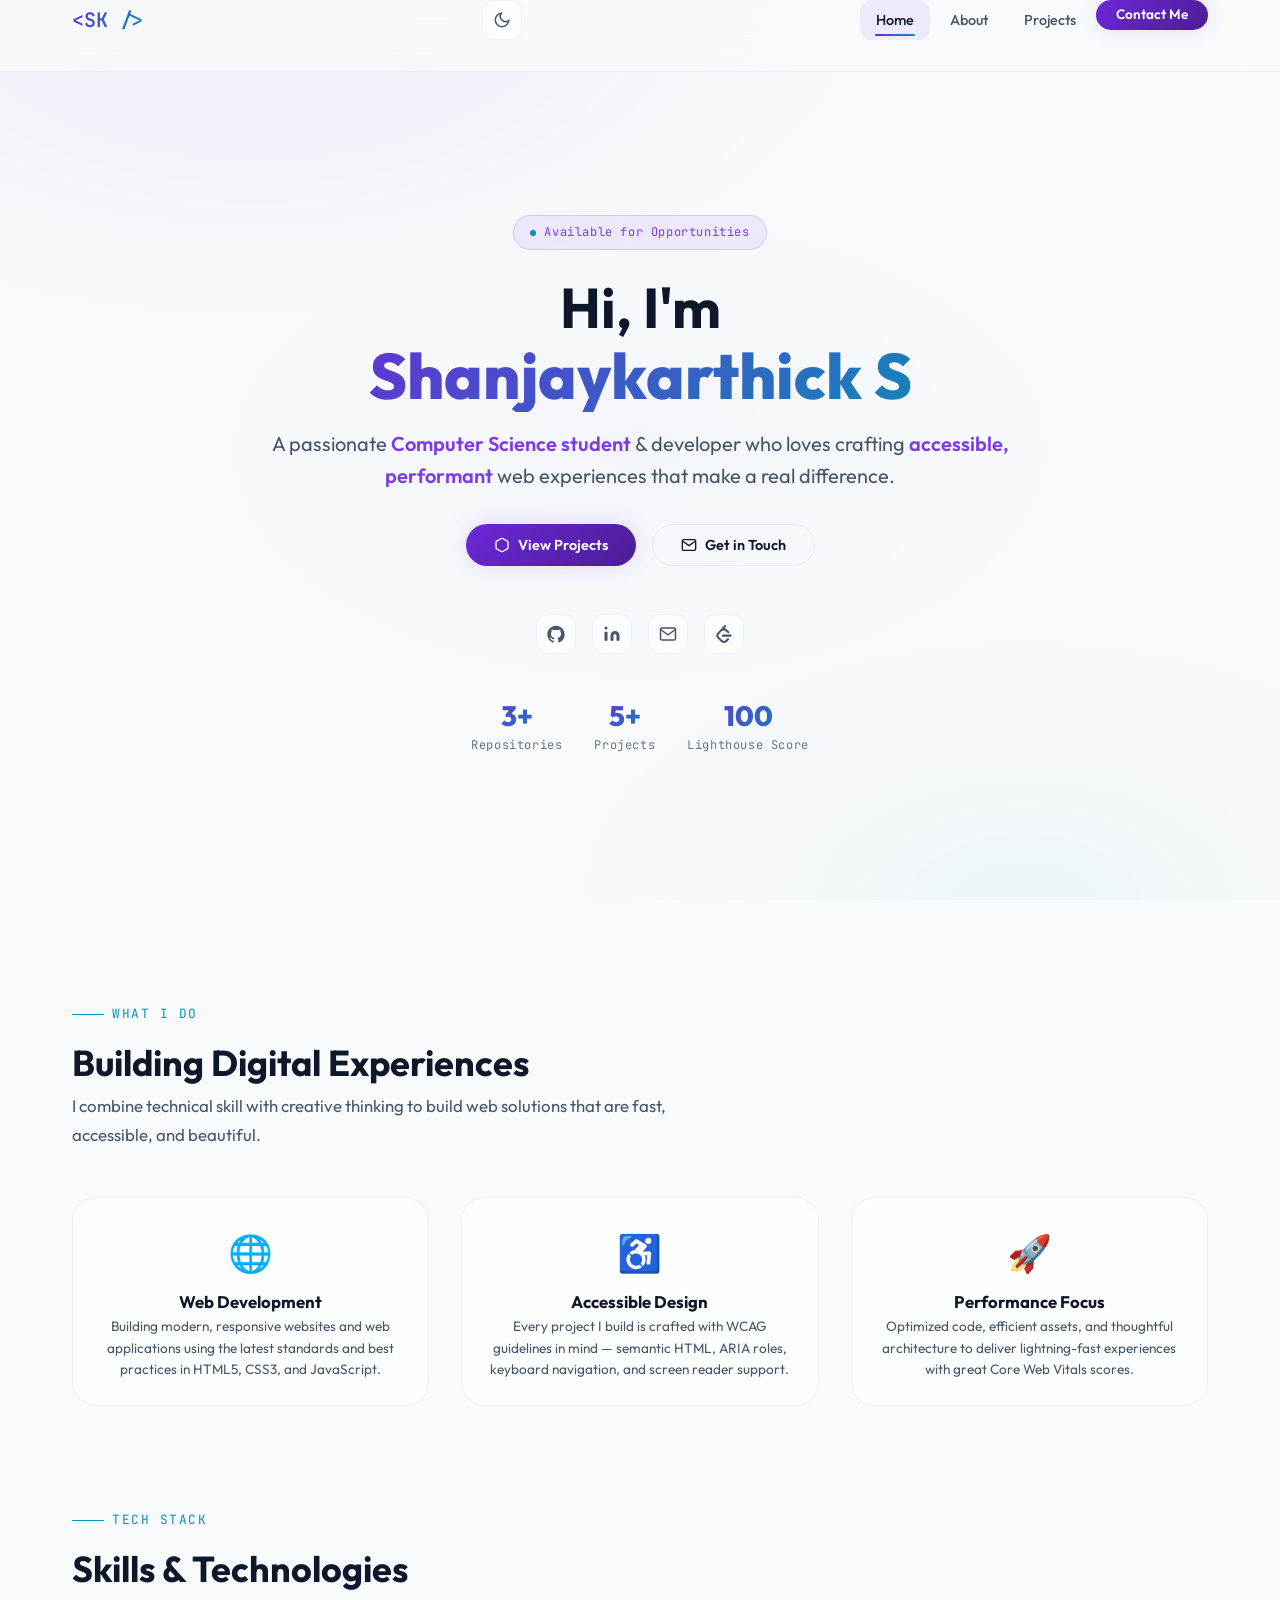
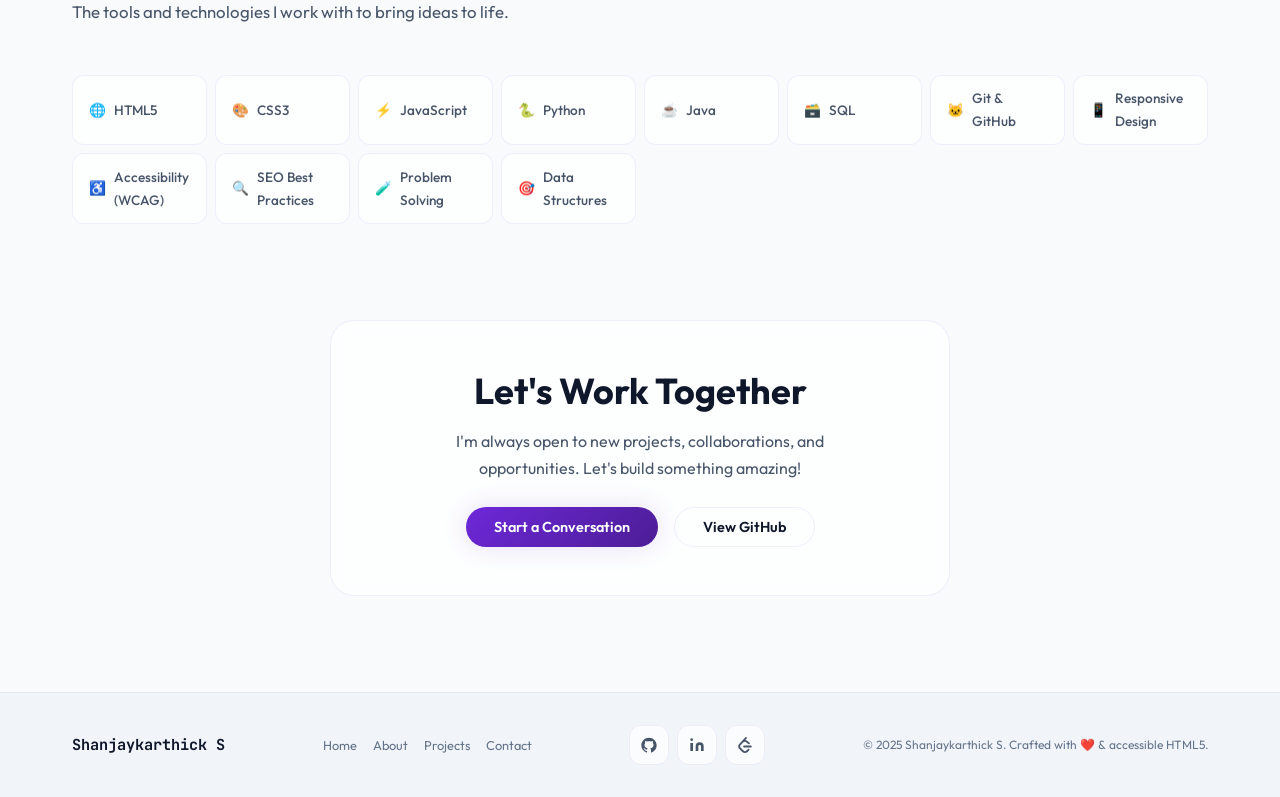
<file: index.html>
<!DOCTYPE html>
<html lang="en">
<head>
  <script>
    (function() {
      const theme = localStorage.getItem('theme') || 
        (window.matchMedia('(prefers-color-scheme: light)').matches ? 'light' : 'dark');
      document.documentElement.setAttribute('data-theme', theme);
    })();
  </script>
  <meta charset="UTF-8">
  <meta name="viewport" content="width=device-width, initial-scale=1.0">

  <!-- Primary Meta Tags -->
  <title>Shanjaykarthick S | Full-Stack Developer Portfolio</title>
  <meta name="description" content="Shanjaykarthick S – Computer Science student & passionate developer specializing in web development, problem solving, and building creative digital experiences.">
  <meta name="author" content="Shanjaykarthick S">
  <meta name="keywords" content="Shanjaykarthick, portfolio, web developer, computer science, HTML, CSS, JavaScript, GitHub">
  <meta name="robots" content="index, follow">
  <meta name="theme-color" content="#7c3aed">

  <!-- Open Graph / Facebook -->
  <meta property="og:type" content="website">
  <meta property="og:url" content="https://shanjaykarthick.dev/">
  <meta property="og:title" content="Shanjaykarthick S | Full-Stack Developer Portfolio">
  <meta property="og:description" content="Computer Science student & developer passionate about building accessible, modern web experiences.">
  <meta property="og:image" content="profile.png">

  <!-- Twitter -->
  <meta name="twitter:card" content="summary_large_image">
  <meta name="twitter:title" content="Shanjaykarthick S | Portfolio">
  <meta name="twitter:description" content="Computer Science student & developer passionate about building accessible, modern web experiences.">

  <!-- Canonical -->
  <link rel="canonical" href="https://shanjaykarthick.dev/">

  <!-- Favicon -->
  <link rel="icon" href="data:image/svg+xml,<svg xmlns='http://www.w3.org/2000/svg' viewBox='0 0 100 100'><text y='.9em' font-size='90'>💜</text></svg>">

  <!-- Stylesheet -->
  <link rel="stylesheet" href="stylessheet.css">

  <!-- Structured Data -->
  <script type="application/ld+json">
  {
    "@context": "https://schema.org",
    "@type": "Person",
    "name": "Shanjaykarthick S",
    "url": "https://shanjaykarthick.dev/",
    "email": "shanjaykarthickmec19@gmail.com",
    "sameAs": [
      "https://github.com/Shanjaykarthick",
      "https://www.linkedin.com/in/shanjaykarthick-s-86a410338/"
    ],
    "jobTitle": "Full-Stack Developer",
    "description": "Computer Science student and developer passionate about web development and accessible digital experiences."
  }
  </script>
</head>
<body>

  <!-- Skip Navigation (Accessibility) -->
  <a href="#main-content" class="skip-link">Skip to main content</a>

  <!-- ═══════ SITE HEADER ═══════ -->
  <header class="site-header" role="banner" id="site-header">
    <div class="container">
      <nav class="nav" role="navigation" aria-label="Primary navigation">

        <!-- Logo -->
        <a href="index.html" class="nav-logo" aria-label="Shanjaykarthick – Home">
          <span>&lt;SK /&gt;</span>
        </a>

        <!-- Controls (Theme Toggle & Mobile Menu) -->
        <div class="nav-controls">
          <!-- Theme Toggle -->
          <button class="theme-toggle" id="theme-toggle" aria-label="Toggle theme" aria-live="polite">
            <!-- Moon Icon -->
            <svg class="theme-icon-dark" aria-hidden="true" width="18" height="18" viewBox="0 0 24 24" fill="none" stroke="currentColor" stroke-width="2"><path d="M21 12.79A9 9 0 1 1 11.21 3 7 7 0 0 0 21 12.79z"/></svg>
            <!-- Sun Icon -->
            <svg class="theme-icon-light" aria-hidden="true" width="18" height="18" viewBox="0 0 24 24" fill="none" stroke="currentColor" stroke-width="2"><circle cx="12" cy="12" r="5"/><line x1="12" y1="1" x2="12" y2="3"/><line x1="12" y1="21" x2="12" y2="23"/><line x1="4.22" y1="4.22" x2="5.64" y2="5.64"/><line x1="18.36" y1="18.36" x2="19.78" y2="19.78"/><line x1="1" y1="12" x2="3" y2="12"/><line x1="21" y1="12" x2="23" y2="12"/><line x1="4.22" y1="19.78" x2="5.64" y2="18.36"/><line x1="18.36" y1="5.64" x2="19.78" y2="4.22"/></svg>
          </button>

          <!-- Mobile Toggle -->
          <button class="nav-toggle" id="nav-toggle" aria-controls="nav-list" aria-expanded="false" aria-label="Toggle navigation menu">
            <span aria-hidden="true"></span>
            <span aria-hidden="true"></span>
            <span aria-hidden="true"></span>
          </button>
        </div>

        <!-- Nav Links -->
        <ul class="nav-list" id="nav-list" role="list">
          <li><a href="index.html" class="nav-link" aria-current="page">Home</a></li>
          <li><a href="about.html" class="nav-link">About</a></li>
          <li><a href="projects.html" class="nav-link">Projects</a></li>
          <li><a href="contact.html" class="nav-cta btn">Contact Me</a></li>
        </ul>
      </nav>
    </div>
  </header>

  <!-- ═══════ MAIN CONTENT ═══════ -->
  <main id="main-content" class="page-main" role="main">

    <!-- ── HERO SECTION ── -->
    <section class="hero" aria-labelledby="hero-heading">
      <div class="container">
        <div class="hero-grid" style="grid-template-columns: 1fr; text-align: center;">

          <!-- Text Content -->
          <div class="hero-content">
            <p class="hero-eyebrow" aria-label="Status: Available for opportunities">
              Available for Opportunities
            </p>

            <h1 class="hero-title" id="hero-heading">
              Hi, I'm
              <span class="name">Shanjaykarthick&nbsp;S</span>
            </h1>

            <p class="hero-subtitle">
              A passionate <span class="hero-highlight">Computer Science student</span> &amp;
              developer who loves crafting
              <span class="hero-highlight">accessible, performant</span> web experiences
              that make a real difference.
            </p>

            <div class="hero-actions" style="justify-content: center;">
              <a href="projects.html" class="btn btn-primary" aria-label="View my projects portfolio">
                <svg aria-hidden="true" width="16" height="16" viewBox="0 0 24 24" fill="none" stroke="currentColor" stroke-width="2"><path d="M21 16V8a2 2 0 0 0-1-1.73l-7-4a2 2 0 0 0-2 0l-7 4A2 2 0 0 0 3 8v8a2 2 0 0 0 1 1.73l7 4a2 2 0 0 0 2 0l7-4A2 2 0 0 0 21 16z"/></svg>
                View Projects
              </a>
              <a href="contact.html" class="btn btn-secondary" aria-label="Get in touch with me">
                <svg aria-hidden="true" width="16" height="16" viewBox="0 0 24 24" fill="none" stroke="currentColor" stroke-width="2"><path d="M4 4h16c1.1 0 2 .9 2 2v12c0 1.1-.9 2-2 2H4c-1.1 0-2-.9-2-2V6c0-1.1.9-2 2-2z"/><polyline points="22,6 12,13 2,6"/></svg>
                Get in Touch
              </a>
            </div>

            <!-- Social Links -->
            <nav aria-label="Social media links">
              <div class="hero-social" style="justify-content: center;">
                <a href="https://github.com/Shanjaykarthick" class="social-link" target="_blank" rel="noopener noreferrer" aria-label="GitHub profile (opens in new tab)">
                  <svg aria-hidden="true" width="18" height="18" viewBox="0 0 24 24" fill="currentColor"><path d="M10.226 17.284c-2.965-.36-5.054-2.493-5.054-5.256 0-1.123.404-2.336 1.078-3.144-.292-.741-.247-2.314.09-2.965.898-.112 2.111.36 2.83 1.01.853-.269 1.752-.404 2.853-.404 1.1 0 1.999.135 2.807.382.696-.629 1.932-1.1 2.83-.988.315.606.36 2.179.067 2.942.72.854 1.101 2 1.101 3.167 0 2.763-2.089 4.852-5.098 5.234.763.494 1.28 1.572 1.28 2.807v2.336c0 .674.561 1.056 1.235.786 4.066-1.55 7.255-5.615 7.255-10.646C23.5 6.188 18.334 1 11.978 1 5.62 1 .5 6.188.5 12.545c0 4.986 3.167 9.12 7.435 10.669.606.225 1.19-.18 1.19-.786V20.63a2.9 2.9 0 0 1-1.078.224c-1.483 0-2.359-.808-2.987-2.313-.247-.607-.517-.966-1.034-1.033-.27-.023-.359-.135-.359-.27 0-.27.45-.471.898-.471.652 0 1.213.404 1.797 1.235.45.651.921.943 1.483.943.561 0 .92-.202 1.437-.719.382-.381.674-.718.944-.943"/></svg>
                </a>
                <a href="https://www.linkedin.com/in/shanjaykarthick-s-86a410338/" class="social-link" target="_blank" rel="noopener noreferrer" aria-label="LinkedIn profile (opens in new tab)">
                  <svg aria-hidden="true" width="18" height="18" viewBox="0 0 24 24" fill="currentColor"><path d="M16 8a6 6 0 0 1 6 6v7h-4v-7a2 2 0 0 0-2-2 2 2 0 0 0-2 2v7h-4v-7a6 6 0 0 1 6-6z"/><rect x="2" y="9" width="4" height="12"/><circle cx="4" cy="4" r="2"/></svg>
                </a>
                <a href="mailto:shanjaykarthickmec19@gmail.com" class="social-link" aria-label="Send email to Shanjaykarthick">
                  <svg aria-hidden="true" width="18" height="18" viewBox="0 0 24 24" fill="none" stroke="currentColor" stroke-width="2"><path d="M4 4h16c1.1 0 2 .9 2 2v12c0 1.1-.9 2-2 2H4c-1.1 0-2-.9-2-2V6c0-1.1.9-2 2-2z"/><polyline points="22,6 12,13 2,6"/></svg>
                </a>
                <a href="https://leetcode.com/u/SHANJAYKATHICK/" class="social-link" target="_blank" rel="noopener noreferrer" aria-label="LeetCode profile (opens in new tab)">
                  <svg aria-hidden="true" width="18" height="18" viewBox="0 0 24 24" fill="currentColor"><path d="M13.483 0a1.374 1.374 0 0 0-.961.438L7.116 6.226l-3.854 4.126a5.266 5.266 0 0 0-1.209 2.104 5.35 5.35 0 0 0-.125.513 5.527 5.527 0 0 0 .062 2.362 5.83 5.83 0 0 0 .349 1.017 5.938 5.938 0 0 0 1.271 1.818l4.277 4.193.039.038c2.248 2.165 5.852 2.133 8.063-.074l2.396-2.392c.54-.54.54-1.414.003-1.955a1.378 1.378 0 0 0-1.951-.003l-2.396 2.392a3.021 3.021 0 0 1-4.205.038l-.02-.019-4.276-4.193c-.652-.64-.972-1.469-.948-2.263a2.68 2.68 0 0 1 .066-.523 2.545 2.545 0 0 1 .619-1.164L9.13 8.114c1.058-1.134 3.204-1.27 4.43-.278l3.501 2.831c.593.48 1.461.387 1.94-.207a1.384 1.384 0 0 0-.207-1.943l-3.5-2.831c-.8-.647-1.766-1.045-2.774-1.202l2.015-2.158A1.384 1.384 0 0 0 13.483 0zm-2.866 12.815a1.38 1.38 0 0 0-1.38 1.382 1.38 1.38 0 0 0 1.38 1.382H20.79a1.38 1.38 0 0 0 1.38-1.382 1.38 1.38 0 0 0-1.38-1.382z"/></svg>
                </a>
              </div>
            </nav>

            <!-- Stats -->
            <div class="hero-stats" role="list" aria-label="Portfolio statistics" style="justify-content: center;">
              <div class="stat-item" role="listitem">
                <span class="stat-number">3+</span>
                <span class="stat-label">Repositories</span>
              </div>
              <div class="stat-item" role="listitem">
                <span class="stat-number">5+</span>
                <span class="stat-label">Projects</span>
              </div>
              <div class="stat-item" role="listitem">
                <span class="stat-number">100</span>
                <span class="stat-label">Lighthouse Score</span>
              </div>
            </div>
          </div>


        </div>
      </div>
    </section>

    <!-- ── WHAT I DO SECTION ── -->
    <section class="section" aria-labelledby="features-heading">
      <div class="container">
        <p class="section-label" aria-hidden="true">What I Do</p>
        <h2 class="section-title" id="features-heading">Building Digital Experiences</h2>
        <p class="section-subtitle">I combine technical skill with creative thinking to build web solutions that are fast, accessible, and beautiful.</p>

        <div class="featured-grid" role="list">

          <article class="card feature-card fade-in" role="listitem">
            <span class="feature-icon" aria-hidden="true">🌐</span>
            <h3 class="feature-title">Web Development</h3>
            <p class="feature-desc">Building modern, responsive websites and web applications using the latest standards and best practices in HTML5, CSS3, and JavaScript.</p>
          </article>

          <article class="card feature-card fade-in" role="listitem">
            <span class="feature-icon" aria-hidden="true">♿</span>
            <h3 class="feature-title">Accessible Design</h3>
            <p class="feature-desc">Every project I build is crafted with WCAG guidelines in mind — semantic HTML, ARIA roles, keyboard navigation, and screen reader support.</p>
          </article>

          <article class="card feature-card fade-in" role="listitem">
            <span class="feature-icon" aria-hidden="true">🚀</span>
            <h3 class="feature-title">Performance Focus</h3>
            <p class="feature-desc">Optimized code, efficient assets, and thoughtful architecture to deliver lightning-fast experiences with great Core Web Vitals scores.</p>
          </article>

        </div>
      </div>
    </section>

    <!-- ── SKILLS OVERVIEW ── -->
    <section class="section" aria-labelledby="skills-heading" style="padding-top: 0;">
      <div class="container">
        <p class="section-label" aria-hidden="true">Tech Stack</p>
        <h2 class="section-title" id="skills-heading">Skills &amp; Technologies</h2>
        <p class="section-subtitle">The tools and technologies I work with to bring ideas to life.</p>

        <div class="skills-grid" role="list" aria-label="Technologies I know">
          <div class="skill-chip fade-in" role="listitem"><span class="skill-icon" aria-hidden="true">🌐</span> HTML5</div>
          <div class="skill-chip fade-in" role="listitem"><span class="skill-icon" aria-hidden="true">🎨</span> CSS3</div>
          <div class="skill-chip fade-in" role="listitem"><span class="skill-icon" aria-hidden="true">⚡</span> JavaScript</div>
          <div class="skill-chip fade-in" role="listitem"><span class="skill-icon" aria-hidden="true">🐍</span> Python</div>
          <div class="skill-chip fade-in" role="listitem"><span class="skill-icon" aria-hidden="true">☕</span> Java</div>
          <div class="skill-chip fade-in" role="listitem"><span class="skill-icon" aria-hidden="true">🗃️</span> SQL</div>
          <div class="skill-chip fade-in" role="listitem"><span class="skill-icon" aria-hidden="true">🐱</span> Git &amp; GitHub</div>
          <div class="skill-chip fade-in" role="listitem"><span class="skill-icon" aria-hidden="true">📱</span> Responsive Design</div>
          <div class="skill-chip fade-in" role="listitem"><span class="skill-icon" aria-hidden="true">♿</span> Accessibility (WCAG)</div>
          <div class="skill-chip fade-in" role="listitem"><span class="skill-icon" aria-hidden="true">🔍</span> SEO Best Practices</div>
          <div class="skill-chip fade-in" role="listitem"><span class="skill-icon" aria-hidden="true">🧪</span> Problem Solving</div>
          <div class="skill-chip fade-in" role="listitem"><span class="skill-icon" aria-hidden="true">🎯</span> Data Structures</div>
        </div>
      </div>
    </section>

    <!-- ── CTA SECTION ── -->
    <section class="section" aria-labelledby="cta-heading" style="padding-top: 0;">
      <div class="container" style="text-align: center;">
        <div class="card" style="max-width: 620px; margin: 0 auto; padding: 3rem 2rem;">
          <h2 id="cta-heading" style="margin-bottom: 1rem;">Let's Work Together</h2>
          <p style="margin-bottom: 1.5rem; max-width: 40ch; margin-left: auto; margin-right: auto;">
            I'm always open to new projects, collaborations, and opportunities. Let's build something amazing!
          </p>
          <div style="display: flex; gap: 1rem; justify-content: center; flex-wrap: wrap;">
            <a href="contact.html" class="btn btn-primary">Start a Conversation</a>
            <a href="https://github.com/Shanjaykarthick" class="btn btn-secondary" target="_blank" rel="noopener noreferrer">View GitHub</a>
          </div>
        </div>
      </div>
    </section>

  </main>

  <!-- ═══════ SITE FOOTER ═══════ -->
  <footer class="site-footer" role="contentinfo">
    <div class="container">
      <div class="footer-inner">
        <div class="footer-logo">
          <strong>Shanjaykarthick S</strong>
        </div>

        <nav aria-label="Footer navigation">
          <ul class="footer-nav" role="list">
            <li><a href="index.html">Home</a></li>
            <li><a href="about.html">About</a></li>
            <li><a href="projects.html">Projects</a></li>
            <li><a href="contact.html">Contact</a></li>
          </ul>
        </nav>

        <nav aria-label="Social media footer links">
          <div class="footer-social">
            <a href="https://github.com/Shanjaykarthick" class="social-link" target="_blank" rel="noopener noreferrer" aria-label="GitHub">
              <svg aria-hidden="true" width="16" height="16" viewBox="0 0 24 24" fill="currentColor"><path d="M10.226 17.284c-2.965-.36-5.054-2.493-5.054-5.256 0-1.123.404-2.336 1.078-3.144-.292-.741-.247-2.314.09-2.965.898-.112 2.111.36 2.83 1.01.853-.269 1.752-.404 2.853-.404 1.1 0 1.999.135 2.807.382.696-.629 1.932-1.1 2.83-.988.315.606.36 2.179.067 2.942.72.854 1.101 2 1.101 3.167 0 2.763-2.089 4.852-5.098 5.234.763.494 1.28 1.572 1.28 2.807v2.336c0 .674.561 1.056 1.235.786 4.066-1.55 7.255-5.615 7.255-10.646C23.5 6.188 18.334 1 11.978 1 5.62 1 .5 6.188.5 12.545c0 4.986 3.167 9.12 7.435 10.669.606.225 1.19-.18 1.19-.786V20.63a2.9 2.9 0 0 1-1.078.224c-1.483 0-2.359-.808-2.987-2.313-.247-.607-.517-.966-1.034-1.033-.27-.023-.359-.135-.359-.27 0-.27.45-.471.898-.471.652 0 1.213.404 1.797 1.235.45.651.921.943 1.483.943.561 0 .92-.202 1.437-.719.382-.381.674-.718.944-.943"/></svg>
            </a>
            <a href="https://www.linkedin.com/in/shanjaykarthick-s-86a410338/" class="social-link" target="_blank" rel="noopener noreferrer" aria-label="LinkedIn">
              <svg aria-hidden="true" width="16" height="16" viewBox="0 0 24 24" fill="currentColor"><path d="M16 8a6 6 0 0 1 6 6v7h-4v-7a2 2 0 0 0-2-2 2 2 0 0 0-2 2v7h-4v-7a6 6 0 0 1 6-6z"/><rect x="2" y="9" width="4" height="12"/><circle cx="4" cy="4" r="2"/></svg>
            </a>
            <a href="https://leetcode.com/u/SHANJAYKATHICK/" class="social-link" target="_blank" rel="noopener noreferrer" aria-label="LeetCode">
              <svg aria-hidden="true" width="16" height="16" viewBox="0 0 24 24" fill="currentColor"><path d="M13.483 0a1.374 1.374 0 0 0-.961.438L7.116 6.226l-3.854 4.126a5.266 5.266 0 0 0-1.209 2.104 5.35 5.35 0 0 0-.125.513 5.527 5.527 0 0 0 .062 2.362 5.83 5.83 0 0 0 .349 1.017 5.938 5.938 0 0 0 1.271 1.818l4.277 4.193.039.038c2.248 2.165 5.852 2.133 8.063-.074l2.396-2.392c.54-.54.54-1.414.003-1.955a1.378 1.378 0 0 0-1.951-.003l-2.396 2.392a3.021 3.021 0 0 1-4.205.038l-.02-.019-4.276-4.193c-.652-.64-.972-1.469-.948-2.263a2.68 2.68 0 0 1 .066-.523 2.545 2.545 0 0 1 .619-1.164L9.13 8.114c1.058-1.134 3.204-1.27 4.43-.278l3.501 2.831c.593.48 1.461.387 1.94-.207a1.384 1.384 0 0 0-.207-1.943l-3.5-2.831c-.8-.647-1.766-1.045-2.774-1.202l2.015-2.158A1.384 1.384 0 0 0 13.483 0zm-2.866 12.815a1.38 1.38 0 0 0-1.38 1.382 1.38 1.38 0 0 0 1.38 1.382H20.79a1.38 1.38 0 0 0 1.38-1.382 1.38 1.38 0 0 0-1.38-1.382z"/></svg>
            </a>
          </div>
        </nav>

        <p class="footer-copy">
          &copy; 2025 Shanjaykarthick S. Crafted with ❤️ &amp; accessible HTML5.
        </p>
      </div>
    </div>
  </footer>

  <!-- ═══════ SCRIPTS ═══════ -->
  <script>
    // Sticky header scroll effect
    const header = document.getElementById('site-header');
    window.addEventListener('scroll', () => {
      header.classList.toggle('scrolled', window.scrollY > 20);
    }, { passive: true });

    // Mobile nav toggle
    const toggle = document.getElementById('nav-toggle');
    const navList = document.getElementById('nav-list');
    toggle.addEventListener('click', () => {
      const isOpen = navList.classList.toggle('open');
      toggle.setAttribute('aria-expanded', isOpen);
    });

    // Theme Toggle
    const themeToggle = document.getElementById('theme-toggle');
    themeToggle.addEventListener('click', () => {
      const currentTheme = document.documentElement.getAttribute('data-theme');
      const newTheme = currentTheme === 'light' ? 'dark' : 'light';
      document.documentElement.setAttribute('data-theme', newTheme);
      localStorage.setItem('theme', newTheme);
    });
    // Close nav on outside click
    document.addEventListener('click', (e) => {
      if (!e.target.closest('nav') && navList.classList.contains('open')) {
        navList.classList.remove('open');
        toggle.setAttribute('aria-expanded', 'false');
      }
    });
    // Close nav on Escape key
    document.addEventListener('keydown', (e) => {
      if (e.key === 'Escape' && navList.classList.contains('open')) {
        navList.classList.remove('open');
        toggle.setAttribute('aria-expanded', 'false');
        toggle.focus();
      }
    });

    // Intersection Observer for fade-in animations
    const fadeEls = document.querySelectorAll('.fade-in');
    const observer = new IntersectionObserver((entries) => {
      entries.forEach(entry => {
        if (entry.isIntersecting) {
          entry.target.classList.add('visible');
          observer.unobserve(entry.target);
        }
      });
    }, { threshold: 0.1 });
    fadeEls.forEach(el => observer.observe(el));
  </script>
</body>
</html>
</file>
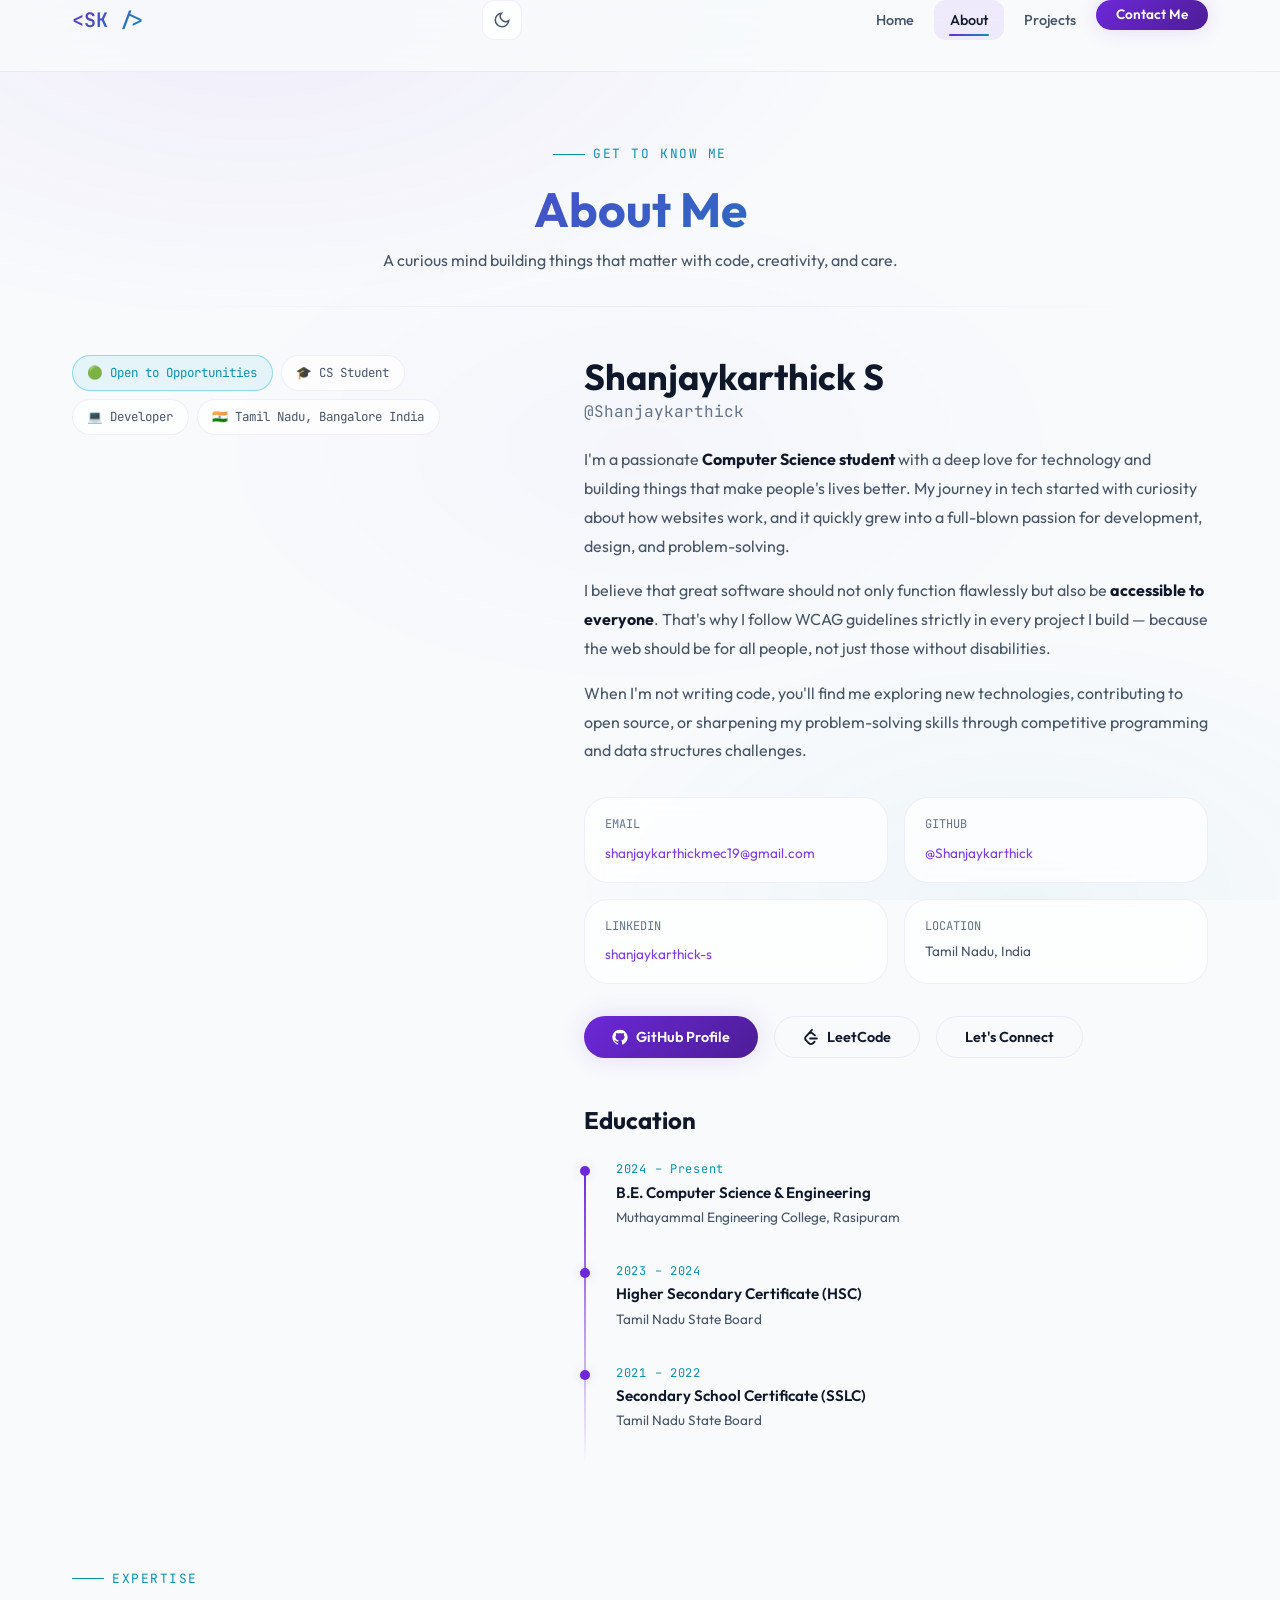
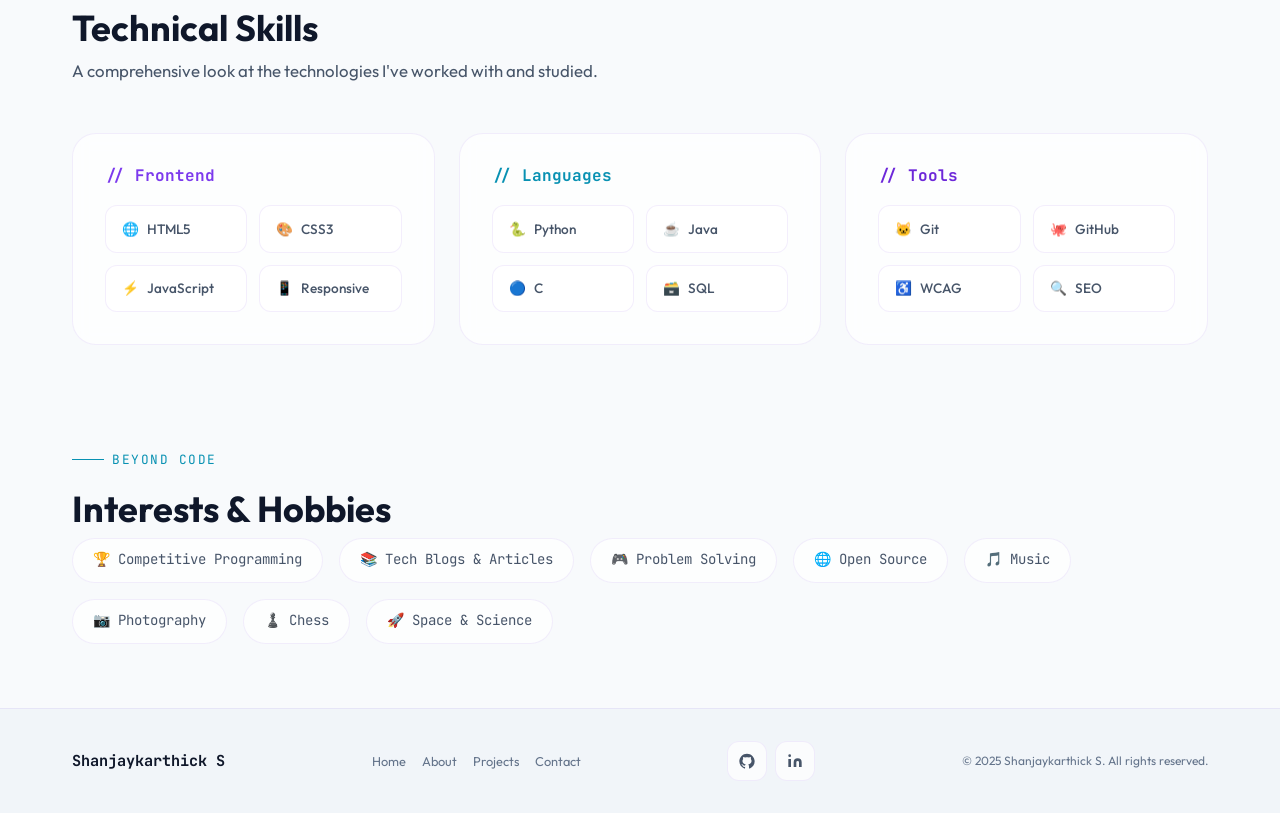
<file: about.html>
<!DOCTYPE html>
<html lang="en">
<head>
  <script>
    (function() {
      const theme = localStorage.getItem('theme') || 
        (window.matchMedia('(prefers-color-scheme: light)').matches ? 'light' : 'dark');
      document.documentElement.setAttribute('data-theme', theme);
    })();
  </script>
  <meta charset="UTF-8">
  <meta name="viewport" content="width=device-width, initial-scale=1.0">

  <!-- Primary Meta Tags -->
  <title>About – Shanjaykarthick S | Developer & CS Student</title>
  <meta name="description" content="Learn more about Shanjaykarthick S – a Computer Science student, developer, and lifelong learner passionate about technology, accessibility, and impactful software.">
  <meta name="author" content="Shanjaykarthick S">
  <meta name="robots" content="index, follow">
  <meta name="theme-color" content="#7c3aed">

  <!-- Open Graph -->
  <meta property="og:type" content="profile">
  <meta property="og:title" content="About – Shanjaykarthick S">
  <meta property="og:description" content="A Computer Science student passionate about building accessible, modern web applications.">
  <meta property="og:image" content="profile.png">
  <meta property="og:url" content="https://shanjaykarthick.dev/about.html">

  <!-- Canonical -->
  <link rel="canonical" href="https://shanjaykarthick.dev/about.html">

  <!-- Favicon -->
  <link rel="icon" href="data:image/svg+xml,<svg xmlns='http://www.w3.org/2000/svg' viewBox='0 0 100 100'><text y='.9em' font-size='90'>💜</text></svg>">

  <!-- Stylesheet -->
  <link rel="stylesheet" href="stylessheet.css">

  <!-- Structured Data -->
  <script type="application/ld+json">
  {
    "@context": "https://schema.org",
    "@type": "Person",
    "name": "Shanjaykarthick S",
    "url": "https://shanjaykarthick.dev/about.html",
    "email": "shanjaykarthickmec19@gmail.com",
    "alumniOf": {
      "@type": "EducationalOrganization",
      "name": "Muthayammal Engineering College"
    },
    "sameAs": [
      "https://github.com/Shanjaykarthick",
      "https://www.linkedin.com/in/shanjaykarthick-s-86a410338/"
    ]
  }
  </script>
</head>
<body>

  <!-- Skip Navigation -->
  <a href="#main-content" class="skip-link">Skip to main content</a>

  <!-- ═══════ SITE HEADER ═══════ -->
  <header class="site-header" role="banner" id="site-header">
    <div class="container">
      <nav class="nav" role="navigation" aria-label="Primary navigation">
        <a href="index.html" class="nav-logo" aria-label="Shanjaykarthick – Home">
          <span>&lt;SK /&gt;</span>
        </a>
        <!-- Controls (Theme Toggle & Mobile Menu) -->
        <div class="nav-controls">
          <!-- Theme Toggle -->
          <button class="theme-toggle" id="theme-toggle" aria-label="Toggle theme" aria-live="polite">
            <!-- Moon Icon -->
            <svg class="theme-icon-dark" aria-hidden="true" width="18" height="18" viewBox="0 0 24 24" fill="none" stroke="currentColor" stroke-width="2"><path d="M21 12.79A9 9 0 1 1 11.21 3 7 7 0 0 0 21 12.79z"/></svg>
            <!-- Sun Icon -->
            <svg class="theme-icon-light" aria-hidden="true" width="18" height="18" viewBox="0 0 24 24" fill="none" stroke="currentColor" stroke-width="2"><circle cx="12" cy="12" r="5"/><line x1="12" y1="1" x2="12" y2="3"/><line x1="12" y1="21" x2="12" y2="23"/><line x1="4.22" y1="4.22" x2="5.64" y2="5.64"/><line x1="18.36" y1="18.36" x2="19.78" y2="19.78"/><line x1="1" y1="12" x2="3" y2="12"/><line x1="21" y1="12" x2="23" y2="12"/><line x1="4.22" y1="19.78" x2="5.64" y2="18.36"/><line x1="18.36" y1="5.64" x2="19.78" y2="4.22"/></svg>
          </button>

          <!-- Mobile Toggle -->
          <button class="nav-toggle" id="nav-toggle" aria-controls="nav-list" aria-expanded="false" aria-label="Toggle navigation menu">
            <span aria-hidden="true"></span>
            <span aria-hidden="true"></span>
            <span aria-hidden="true"></span>
          </button>
        </div>
        <ul class="nav-list" id="nav-list" role="list">
          <li><a href="index.html" class="nav-link">Home</a></li>
          <li><a href="about.html" class="nav-link" aria-current="page">About</a></li>
          <li><a href="projects.html" class="nav-link">Projects</a></li>
          <li><a href="contact.html" class="nav-cta btn">Contact Me</a></li>
        </ul>
      </nav>
    </div>
  </header>

  <!-- ═══════ MAIN CONTENT ═══════ -->
  <main id="main-content" class="page-main" role="main">

    <!-- Page Hero -->
    <section class="page-hero" aria-labelledby="page-heading">
      <div class="container">
        <p class="section-label" style="justify-content: center;" aria-hidden="true">Get to Know Me</p>
        <h1 class="page-hero-title gradient-text" id="page-heading">About Me</h1>
        <p class="page-hero-subtitle">A curious mind building things that matter with code, creativity, and care.</p>
      </div>
    </section>

    <div class="page-divider" role="separator" aria-hidden="true"></div>

    <!-- ── About Content ── -->
    <section class="section" aria-labelledby="about-heading" style="padding-top: 0;">
      <div class="container">
        <div class="about-grid">

          <!-- Profile Image Column -->
          <aside class="about-image-wrapper" aria-label="Status badges">
            <div class="about-badges" role="list" aria-label="Current status and interests">
              <span class="badge active" role="listitem">
                <span aria-hidden="true">🟢</span> Open to Opportunities
              </span>
              <span class="badge" role="listitem">🎓 CS Student</span>
              <span class="badge" role="listitem">💻 Developer</span>
             
              <span class="badge" role="listitem">🇮🇳 Tamil Nadu, Bangalore India</span>
            </div>
          </aside>

          <!-- Content Column -->
          <div class="about-content">
            <h2 id="about-heading" style="margin-bottom: 1.5rem;">
              Shanjaykarthick S
              <span style="font-size: 1rem; font-weight: 400; color: var(--color-text-muted); display: block; margin-top: 0.25rem; font-family: var(--font-mono);">@Shanjaykarthick</span>
            </h2>

            <div class="about-bio" aria-label="Personal biography">
              <p>
                I'm a passionate <strong style="color: var(--color-text-primary);">Computer Science student</strong> with a deep love for technology and building things that make people's lives better. My journey in tech started with curiosity about how websites work, and it quickly grew into a full-blown passion for development, design, and problem-solving.
              </p>
              <p>
                I believe that great software should not only function flawlessly but also be <strong style="color: var(--color-text-primary);">accessible to everyone</strong>. That's why I follow WCAG guidelines strictly in every project I build — because the web should be for all people, not just those without disabilities.
              </p>
              <p>
                When I'm not writing code, you'll find me exploring new technologies, contributing to open source, or sharpening my problem-solving skills through competitive programming and data structures challenges.
              </p>
            </div>

            <!-- Details Grid -->
            <div style="display: grid; grid-template-columns: 1fr 1fr; gap: 1rem; margin-bottom: 2rem;">
              <div class="card" style="padding: 1rem 1.25rem;">
                <p style="font-family: var(--font-mono); font-size: 0.75rem; color: var(--color-text-muted); margin-bottom: 0.25rem;">EMAIL</p>
                <a href="mailto:shanjaykarthickmec19@gmail.com" style="font-size: 0.85rem; color: var(--color-accent-tertiary); word-break: break-all;">shanjaykarthickmec19@gmail.com</a>
              </div>
              <div class="card" style="padding: 1rem 1.25rem;">
                <p style="font-family: var(--font-mono); font-size: 0.75rem; color: var(--color-text-muted); margin-bottom: 0.25rem;">GITHUB</p>
                <a href="https://github.com/Shanjaykarthick" target="_blank" rel="noopener noreferrer" style="font-size: 0.85rem; color: var(--color-accent-tertiary);">@Shanjaykarthick</a>
              </div>
              <div class="card" style="padding: 1rem 1.25rem;">
                <p style="font-family: var(--font-mono); font-size: 0.75rem; color: var(--color-text-muted); margin-bottom: 0.25rem;">LINKEDIN</p>
                <a href="https://www.linkedin.com/in/shanjaykarthick-s-86a410338/" target="_blank" rel="noopener noreferrer" style="font-size: 0.85rem; color: var(--color-accent-tertiary);">shanjaykarthick-s</a>
              </div>
              <div class="card" style="padding: 1rem 1.25rem;">
                <p style="font-family: var(--font-mono); font-size: 0.75rem; color: var(--color-text-muted); margin-bottom: 0.25rem;">LOCATION</p>
                <p style="font-size: 0.85rem; color: var(--color-text-secondary); margin: 0;">Tamil Nadu, India</p>
              </div>
            </div>

            <!-- Action Buttons -->
            <div style="display: flex; gap: 1rem; flex-wrap: wrap; margin-bottom: 3rem;">
              <a href="https://github.com/Shanjaykarthick" class="btn btn-primary" target="_blank" rel="noopener noreferrer" aria-label="View Shanjaykarthick's GitHub profile (opens in new tab)">
                <svg aria-hidden="true" width="16" height="16" viewBox="0 0 24 24" fill="currentColor"><path d="M10.226 17.284c-2.965-.36-5.054-2.493-5.054-5.256 0-1.123.404-2.336 1.078-3.144-.292-.741-.247-2.314.09-2.965.898-.112 2.111.36 2.83 1.01.853-.269 1.752-.404 2.853-.404 1.1 0 1.999.135 2.807.382.696-.629 1.932-1.1 2.83-.988.315.606.36 2.179.067 2.942.72.854 1.101 2 1.101 3.167 0 2.763-2.089 4.852-5.098 5.234.763.494 1.28 1.572 1.28 2.807v2.336c0 .674.561 1.056 1.235.786 4.066-1.55 7.255-5.615 7.255-10.646C23.5 6.188 18.334 1 11.978 1 5.62 1 .5 6.188.5 12.545c0 4.986 3.167 9.12 7.435 10.669.606.225 1.19-.18 1.19-.786V20.63a2.9 2.9 0 0 1-1.078.224c-1.483 0-2.359-.808-2.987-2.313-.247-.607-.517-.966-1.034-1.033-.27-.023-.359-.135-.359-.27 0-.27.45-.471.898-.471.652 0 1.213.404 1.797 1.235.45.651.921.943 1.483.943.561 0 .92-.202 1.437-.719.382-.381.674-.718.944-.943"/></svg>
                GitHub Profile
              </a>
              <a href="https://leetcode.com/u/SHANJAYKATHICK/" class="btn btn-secondary" target="_blank" rel="noopener noreferrer" aria-label="View Shanjaykarthick's LeetCode profile (opens in new tab)">
                <svg aria-hidden="true" width="16" height="16" viewBox="0 0 24 24" fill="currentColor"><path d="M13.483 0a1.374 1.374 0 0 0-.961.438L7.116 6.226l-3.854 4.126a5.266 5.266 0 0 0-1.209 2.104 5.35 5.35 0 0 0-.125.513 5.527 5.527 0 0 0 .062 2.362 5.83 5.83 0 0 0 .349 1.017 5.938 5.938 0 0 0 1.271 1.818l4.277 4.193.039.038c2.248 2.165 5.852 2.133 8.063-.074l2.396-2.392c.54-.54.54-1.414.003-1.955a1.378 1.378 0 0 0-1.951-.003l-2.396 2.392a3.021 3.021 0 0 1-4.205.038l-.02-.019-4.276-4.193c-.652-.64-.972-1.469-.948-2.263a2.68 2.68 0 0 1 .066-.523 2.545 2.545 0 0 1 .619-1.164L9.13 8.114c1.058-1.134 3.204-1.27 4.43-.278l3.501 2.831c.593.48 1.461.387 1.94-.207a1.384 1.384 0 0 0-.207-1.943l-3.5-2.831c-.8-.647-1.766-1.045-2.774-1.202l2.015-2.158A1.384 1.384 0 0 0 13.483 0zm-2.866 12.815a1.38 1.38 0 0 0-1.38 1.382 1.38 1.38 0 0 0 1.38 1.382H20.79a1.38 1.38 0 0 0 1.38-1.382 1.38 1.38 0 0 0-1.38-1.382z"/></svg>
                LeetCode
              </a>
              <a href="contact.html" class="btn btn-secondary" aria-label="Navigate to the contact page">
                Let's Connect
              </a>
            </div>

            <!-- Education -->
            <section aria-labelledby="education-heading">
              <h3 id="education-heading" style="margin-bottom: 1.5rem; color: var(--color-text-primary);">Education</h3>
              <nav aria-label="Education timeline">
                <ol class="timeline" role="list">
                  <li class="timeline-item" role="listitem">
                    <p class="timeline-date">2024 – Present</p>
                    <h4 class="timeline-title">B.E. Computer Science &amp; Engineering</h4>
                    <p class="timeline-institution">Muthayammal Engineering College, Rasipuram</p>
                  </li>
                  <li class="timeline-item" role="listitem">
                    <p class="timeline-date">2023 – 2024</p>
                    <h4 class="timeline-title">Higher Secondary Certificate (HSC)</h4>
                    <p class="timeline-institution">Tamil Nadu State Board</p>
                  </li>
                  <li class="timeline-item" role="listitem">
                    <p class="timeline-date">2021 – 2022</p>
                    <h4 class="timeline-title">Secondary School Certificate (SSLC)</h4>
                    <p class="timeline-institution">Tamil Nadu State Board</p>
                  </li>
                </ol>
              </nav>
            </section>
          </div>

        </div>
      </div>
    </section>

    <!-- ── Skills Deep Dive ── -->
    <section class="section" aria-labelledby="skills-deep-heading" style="padding-top: 0;">
      <div class="container">
        <p class="section-label" aria-hidden="true">Expertise</p>
        <h2 class="section-title" id="skills-deep-heading">Technical Skills</h2>
        <p class="section-subtitle">A comprehensive look at the technologies I've worked with and studied.</p>

        <div style="display: grid; grid-template-columns: repeat(auto-fill, minmax(300px, 1fr)); gap: 1.5rem;">

          <article class="card fade-in" aria-label="Frontend Development skills">
            <h3 style="margin-bottom: 1.25rem; font-size: 1rem; color: var(--color-accent-tertiary); font-family: var(--font-mono);">// Frontend</h3>
            <div class="skills-grid" style="grid-template-columns: 1fr 1fr; gap: 0.75rem;">
              <div class="skill-chip"><span class="skill-icon" aria-hidden="true">🌐</span> HTML5</div>
              <div class="skill-chip"><span class="skill-icon" aria-hidden="true">🎨</span> CSS3</div>
              <div class="skill-chip"><span class="skill-icon" aria-hidden="true">⚡</span> JavaScript</div>
              <div class="skill-chip"><span class="skill-icon" aria-hidden="true">📱</span> Responsive</div>
            </div>
          </article>

          <article class="card fade-in" aria-label="Programming Languages skills">
            <h3 style="margin-bottom: 1.25rem; font-size: 1rem; color: var(--color-accent-secondary); font-family: var(--font-mono);">// Languages</h3>
            <div class="skills-grid" style="grid-template-columns: 1fr 1fr; gap: 0.75rem;">
              <div class="skill-chip"><span class="skill-icon" aria-hidden="true">🐍</span> Python</div>
              <div class="skill-chip"><span class="skill-icon" aria-hidden="true">☕</span> Java</div>
              <div class="skill-chip"><span class="skill-icon" aria-hidden="true">🔵</span> C</div>
              <div class="skill-chip"><span class="skill-icon" aria-hidden="true">🗃️</span> SQL</div>
            </div>
          </article>

          <article class="card fade-in" aria-label="Tools and technologies skills">
            <h3 style="margin-bottom: 1.25rem; font-size: 1rem; color: var(--color-accent-primary); font-family: var(--font-mono);">// Tools</h3>
            <div class="skills-grid" style="grid-template-columns: 1fr 1fr; gap: 0.75rem;">
              <div class="skill-chip"><span class="skill-icon" aria-hidden="true">🐱</span> Git</div>
              <div class="skill-chip"><span class="skill-icon" aria-hidden="true">🐙</span> GitHub</div>
              <div class="skill-chip"><span class="skill-icon" aria-hidden="true">♿</span> WCAG</div>
              <div class="skill-chip"><span class="skill-icon" aria-hidden="true">🔍</span> SEO</div>
            </div>
          </article>

        </div>
      </div>
    </section>

    <!-- ── Interests ── -->
    <section class="section" aria-labelledby="interests-heading" style="padding-top: 0; padding-bottom: 4rem;">
      <div class="container">
        <p class="section-label" aria-hidden="true">Beyond Code</p>
        <h2 class="section-title" id="interests-heading">Interests &amp; Hobbies</h2>

        <div style="display: flex; flex-wrap: wrap; gap: 1rem;" role="list" aria-label="Personal interests">
          <span class="badge" role="listitem" style="font-size: 0.875rem; padding: 0.6rem 1.25rem;">🏆 Competitive Programming</span>
          <span class="badge" role="listitem" style="font-size: 0.875rem; padding: 0.6rem 1.25rem;">📚 Tech Blogs &amp; Articles</span>
          <span class="badge" role="listitem" style="font-size: 0.875rem; padding: 0.6rem 1.25rem;">🎮 Problem Solving</span>
          <span class="badge" role="listitem" style="font-size: 0.875rem; padding: 0.6rem 1.25rem;">🌐 Open Source</span>
          <span class="badge" role="listitem" style="font-size: 0.875rem; padding: 0.6rem 1.25rem;">🎵 Music</span>
          <span class="badge" role="listitem" style="font-size: 0.875rem; padding: 0.6rem 1.25rem;">📷 Photography</span>
          <span class="badge" role="listitem" style="font-size: 0.875rem; padding: 0.6rem 1.25rem;">♟️ Chess</span>
          <span class="badge" role="listitem" style="font-size: 0.875rem; padding: 0.6rem 1.25rem;">🚀 Space &amp; Science</span>
        </div>
      </div>
    </section>

  </main>

  <!-- ═══════ SITE FOOTER ═══════ -->
  <footer class="site-footer" role="contentinfo">
    <div class="container">
      <div class="footer-inner">
        <div class="footer-logo"><strong>Shanjaykarthick S</strong></div>
        <nav aria-label="Footer navigation">
          <ul class="footer-nav" role="list">
            <li><a href="index.html">Home</a></li>
            <li><a href="about.html">About</a></li>
            <li><a href="projects.html">Projects</a></li>
            <li><a href="contact.html">Contact</a></li>
          </ul>
        </nav>
        <nav aria-label="Social media footer links">
          <div class="footer-social">
            <a href="https://github.com/Shanjaykarthick" class="social-link" target="_blank" rel="noopener noreferrer" aria-label="GitHub">
              <svg aria-hidden="true" width="16" height="16" viewBox="0 0 24 24" fill="currentColor"><path d="M10.226 17.284c-2.965-.36-5.054-2.493-5.054-5.256 0-1.123.404-2.336 1.078-3.144-.292-.741-.247-2.314.09-2.965.898-.112 2.111.36 2.83 1.01.853-.269 1.752-.404 2.853-.404 1.1 0 1.999.135 2.807.382.696-.629 1.932-1.1 2.83-.988.315.606.36 2.179.067 2.942.72.854 1.101 2 1.101 3.167 0 2.763-2.089 4.852-5.098 5.234.763.494 1.28 1.572 1.28 2.807v2.336c0 .674.561 1.056 1.235.786 4.066-1.55 7.255-5.615 7.255-10.646C23.5 6.188 18.334 1 11.978 1 5.62 1 .5 6.188.5 12.545c0 4.986 3.167 9.12 7.435 10.669.606.225 1.19-.18 1.19-.786V20.63a2.9 2.9 0 0 1-1.078.224c-1.483 0-2.359-.808-2.987-2.313-.247-.607-.517-.966-1.034-1.033-.27-.023-.359-.135-.359-.27 0-.27.45-.471.898-.471.652 0 1.213.404 1.797 1.235.45.651.921.943 1.483.943.561 0 .92-.202 1.437-.719.382-.381.674-.718.944-.943"/></svg>
            </a>
            <a href="https://www.linkedin.com/in/shanjaykarthick-s-86a410338/" class="social-link" target="_blank" rel="noopener noreferrer" aria-label="LinkedIn">
              <svg aria-hidden="true" width="16" height="16" viewBox="0 0 24 24" fill="currentColor"><path d="M16 8a6 6 0 0 1 6 6v7h-4v-7a2 2 0 0 0-2-2 2 2 0 0 0-2 2v7h-4v-7a6 6 0 0 1 6-6z"/><rect x="2" y="9" width="4" height="12"/><circle cx="4" cy="4" r="2"/></svg>
            </a>
          </div>
        </nav>
        <p class="footer-copy">&copy; 2025 Shanjaykarthick S. All rights reserved.</p>
      </div>
    </div>
  </footer>

  <script>
    const header = document.getElementById('site-header');
    window.addEventListener('scroll', () => {
      header.classList.toggle('scrolled', window.scrollY > 20);
    }, { passive: true });
    const toggle = document.getElementById('nav-toggle');
    const navList = document.getElementById('nav-list');
    toggle.addEventListener('click', () => {
      const isOpen = navList.classList.toggle('open');
      toggle.setAttribute('aria-expanded', isOpen);
    });

    // Theme Toggle
    const themeToggle = document.getElementById('theme-toggle');
    themeToggle.addEventListener('click', () => {
      const currentTheme = document.documentElement.getAttribute('data-theme');
      const newTheme = currentTheme === 'light' ? 'dark' : 'light';
      document.documentElement.setAttribute('data-theme', newTheme);
      localStorage.setItem('theme', newTheme);
    });
    document.addEventListener('click', (e) => {
      if (!e.target.closest('nav') && navList.classList.contains('open')) {
        navList.classList.remove('open');
        toggle.setAttribute('aria-expanded', 'false');
      }
    });
    document.addEventListener('keydown', (e) => {
      if (e.key === 'Escape' && navList.classList.contains('open')) {
        navList.classList.remove('open');
        toggle.setAttribute('aria-expanded', 'false');
        toggle.focus();
      }
    });
    const fadeEls = document.querySelectorAll('.fade-in');
    const observer = new IntersectionObserver((entries) => {
      entries.forEach(entry => {
        if (entry.isIntersecting) {
          entry.target.classList.add('visible');
          observer.unobserve(entry.target);
        }
      });
    }, { threshold: 0.1 });
    fadeEls.forEach(el => observer.observe(el));
  </script>
</body>
</html>
</file>
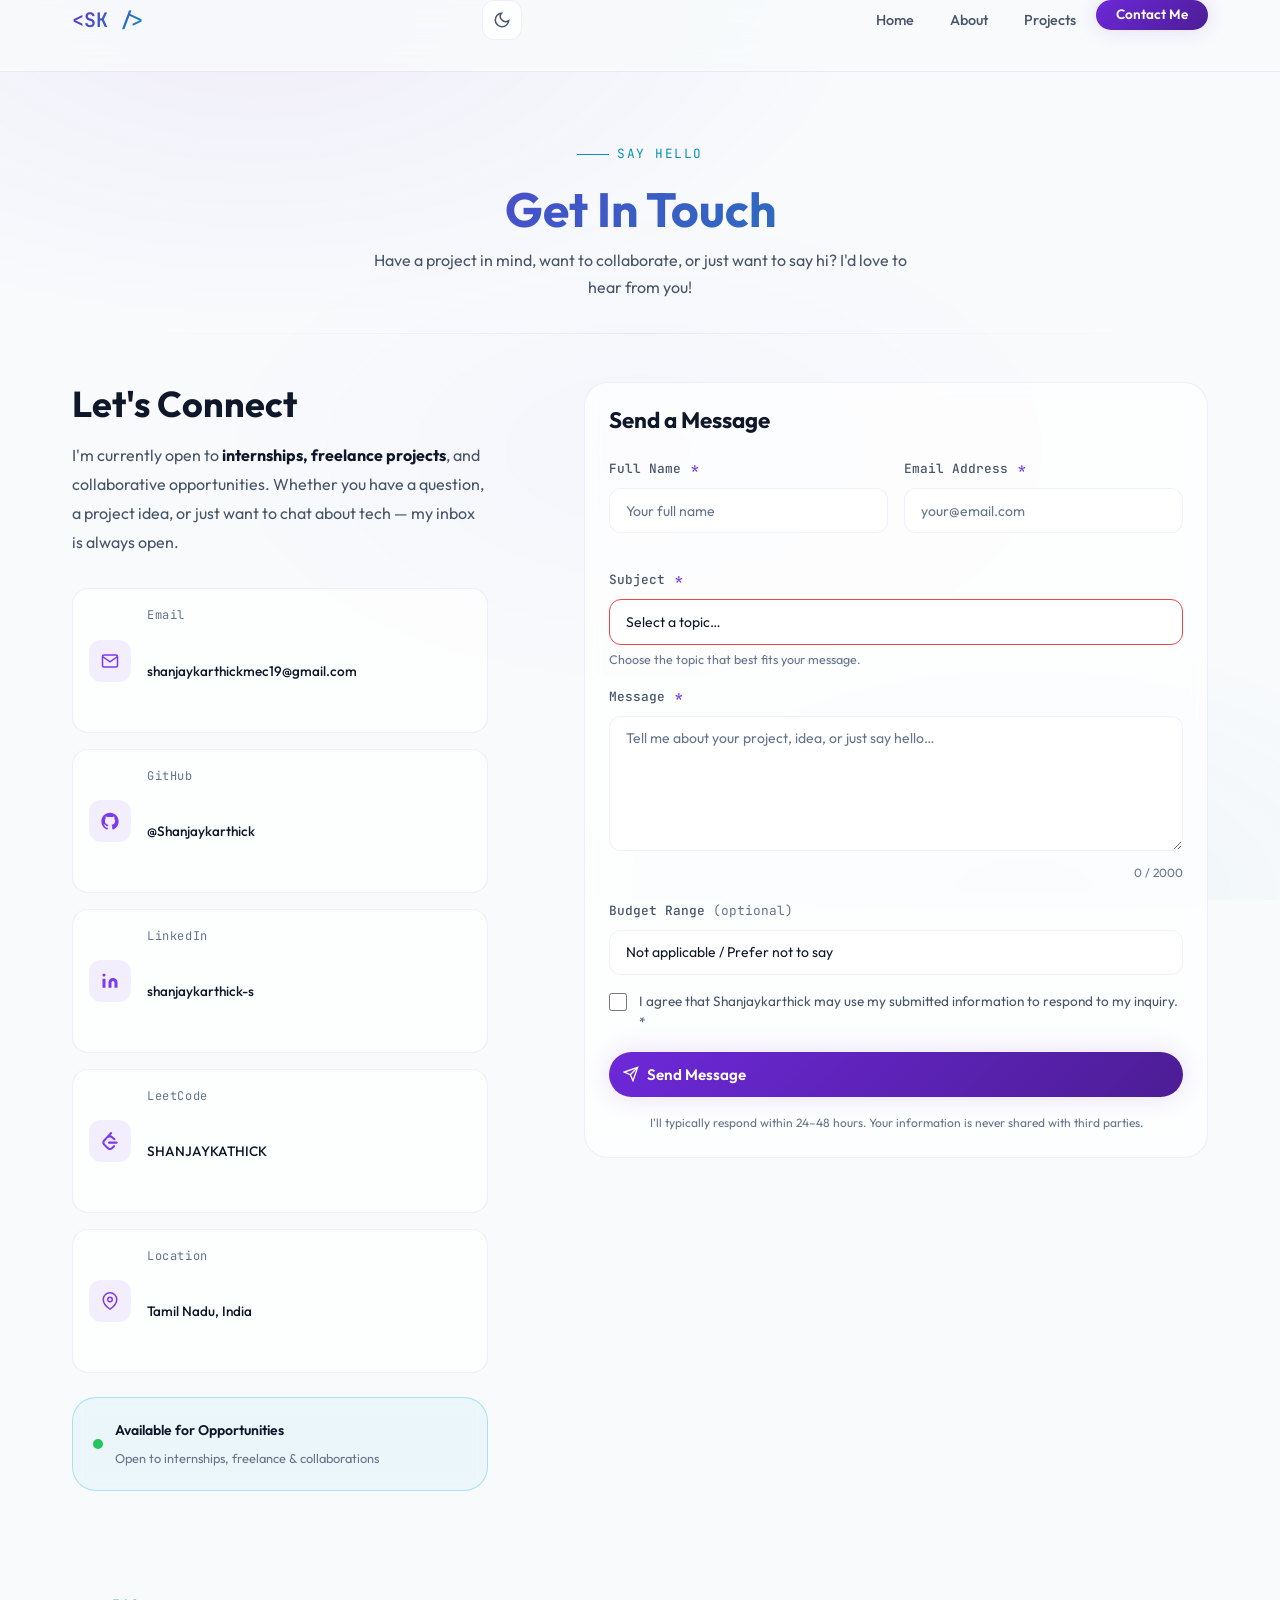
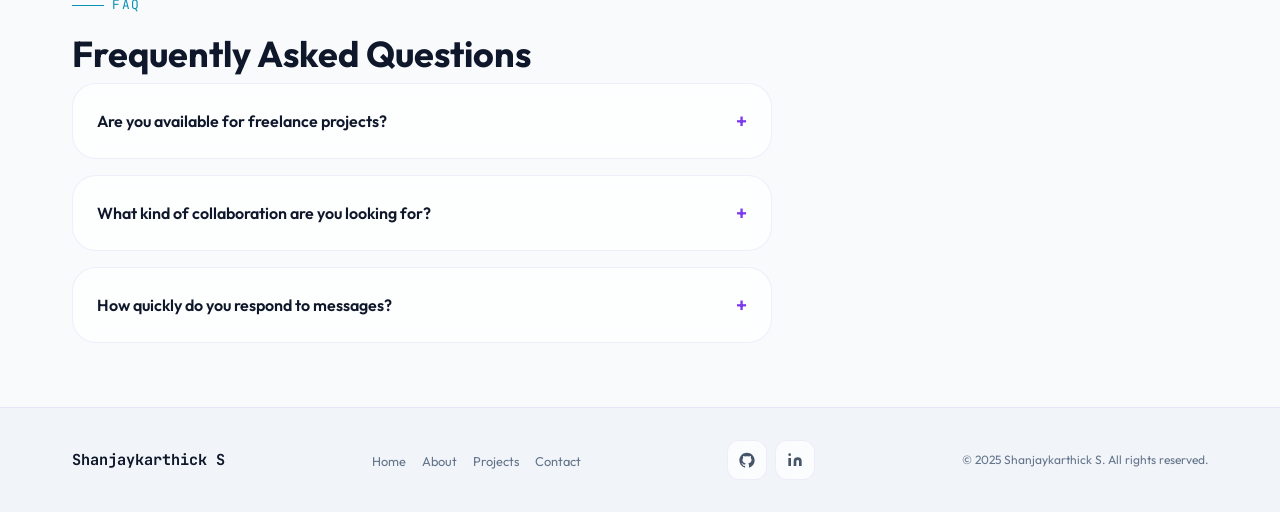
<file: contact.html>
<!DOCTYPE html>
<html lang="en">
<head>
  <script>
    (function() {
      const theme = localStorage.getItem('theme') || 
        (window.matchMedia('(prefers-color-scheme: light)').matches ? 'light' : 'dark');
      document.documentElement.setAttribute('data-theme', theme);
    })();
  </script>
  <meta charset="UTF-8">
  <meta name="viewport" content="width=device-width, initial-scale=1.0">

  <!-- Primary Meta Tags -->
  <title>Contact – Shanjaykarthick S | Get in Touch</title>
  <meta name="description" content="Get in touch with Shanjaykarthick S – available for collaborations, freelance projects, internships, and opportunities in web development and software engineering.">
  <meta name="author" content="Shanjaykarthick S">
  <meta name="robots" content="index, follow">
  <meta name="theme-color" content="#7c3aed">

  <!-- Open Graph -->
  <meta property="og:type" content="website">
  <meta property="og:title" content="Contact – Shanjaykarthick S">
  <meta property="og:description" content="Reach out to Shanjaykarthick S for collaboration, projects, or opportunities.">
  <meta property="og:image" content="profile.png">
  <meta property="og:url" content="https://shanjaykarthick.dev/contact.html">

  <!-- Canonical -->
  <link rel="canonical" href="https://shanjaykarthick.dev/contact.html">

  <!-- Favicon -->
  <link rel="icon" href="data:image/svg+xml,<svg xmlns='http://www.w3.org/2000/svg' viewBox='0 0 100 100'><text y='.9em' font-size='90'>💜</text></svg>">

  <!-- Stylesheet -->
  <link rel="stylesheet" href="stylessheet.css">
</head>
<body>

  <!-- Skip Navigation -->
  <a href="#main-content" class="skip-link">Skip to main content</a>

  <!-- ═══════ SITE HEADER ═══════ -->
  <header class="site-header" role="banner" id="site-header">
    <div class="container">
      <nav class="nav" role="navigation" aria-label="Primary navigation">
        <a href="index.html" class="nav-logo" aria-label="Shanjaykarthick – Home">
          <span>&lt;SK /&gt;</span>
        </a>
        <!-- Controls (Theme Toggle & Mobile Menu) -->
        <div class="nav-controls">
          <!-- Theme Toggle -->
          <button class="theme-toggle" id="theme-toggle" aria-label="Toggle theme" aria-live="polite">
            <!-- Moon Icon -->
            <svg class="theme-icon-dark" aria-hidden="true" width="18" height="18" viewBox="0 0 24 24" fill="none" stroke="currentColor" stroke-width="2"><path d="M21 12.79A9 9 0 1 1 11.21 3 7 7 0 0 0 21 12.79z"/></svg>
            <!-- Sun Icon -->
            <svg class="theme-icon-light" aria-hidden="true" width="18" height="18" viewBox="0 0 24 24" fill="none" stroke="currentColor" stroke-width="2"><circle cx="12" cy="12" r="5"/><line x1="12" y1="1" x2="12" y2="3"/><line x1="12" y1="21" x2="12" y2="23"/><line x1="4.22" y1="4.22" x2="5.64" y2="5.64"/><line x1="18.36" y1="18.36" x2="19.78" y2="19.78"/><line x1="1" y1="12" x2="3" y2="12"/><line x1="21" y1="12" x2="23" y2="12"/><line x1="4.22" y1="19.78" x2="5.64" y2="18.36"/><line x1="18.36" y1="5.64" x2="19.78" y2="4.22"/></svg>
          </button>

          <!-- Mobile Toggle -->
          <button class="nav-toggle" id="nav-toggle" aria-controls="nav-list" aria-expanded="false" aria-label="Toggle navigation menu">
            <span aria-hidden="true"></span>
            <span aria-hidden="true"></span>
            <span aria-hidden="true"></span>
          </button>
        </div>
        <ul class="nav-list" id="nav-list" role="list">
          <li><a href="index.html" class="nav-link">Home</a></li>
          <li><a href="about.html" class="nav-link">About</a></li>
          <li><a href="projects.html" class="nav-link">Projects</a></li>
          <li><a href="contact.html" class="nav-cta btn" aria-current="page">Contact Me</a></li>
        </ul>
      </nav>
    </div>
  </header>

  <!-- ═══════ MAIN CONTENT ═══════ -->
  <main id="main-content" class="page-main" role="main">

    <!-- Page Hero -->
    <section class="page-hero" aria-labelledby="page-heading">
      <div class="container">
        <p class="section-label" style="justify-content: center;" aria-hidden="true">Say Hello</p>
        <h1 class="page-hero-title gradient-text" id="page-heading">Get In Touch</h1>
        <p class="page-hero-subtitle">Have a project in mind, want to collaborate, or just want to say hi? I'd love to hear from you!</p>
      </div>
    </section>

    <div class="page-divider" role="separator" aria-hidden="true"></div>

    <!-- ── Contact Layout ── -->
    <section class="section" aria-labelledby="contact-section-heading" style="padding-top: 0;">
      <div class="container">
        <h2 id="contact-section-heading" class="sr-only" style="position: absolute; width: 1px; height: 1px; overflow: hidden; clip: rect(0,0,0,0);">Contact Information and Form</h2>

        <div class="contact-layout">

          <!-- ── Contact Info ── -->
          <aside class="contact-info" aria-label="Contact details and social links">
            <h2 style="margin-bottom: 1rem;">Let's Connect</h2>
            <p>
              I'm currently open to <strong style="color: var(--color-text-primary);">internships, freelance projects</strong>, and collaborative opportunities. Whether you have a question, a project idea, or just want to chat about tech — my inbox is always open.
            </p>

            <nav aria-label="Contact methods">
              <div class="contact-methods">
                <a href="mailto:shanjaykarthickmec19@gmail.com" class="contact-method" aria-label="Send email to shanjaykarthickmec19@gmail.com">
                  <div class="contact-method-icon" aria-hidden="true">
                    <svg width="18" height="18" viewBox="0 0 24 24" fill="none" stroke="currentColor" stroke-width="2" aria-hidden="true"><path d="M4 4h16c1.1 0 2 .9 2 2v12c0 1.1-.9 2-2 2H4c-1.1 0-2-.9-2-2V6c0-1.1.9-2 2-2z"/><polyline points="22,6 12,13 2,6"/></svg>
                  </div>
                  <div>
                    <p class="contact-method-label">Email</p>
                    <p class="contact-method-value">shanjaykarthickmec19@gmail.com</p>
                  </div>
                </a>

                <a href="https://github.com/Shanjaykarthick" class="contact-method" target="_blank" rel="noopener noreferrer" aria-label="Visit GitHub profile (opens in new tab)">
                  <div class="contact-method-icon" aria-hidden="true">
                    <svg width="18" height="18" viewBox="0 0 24 24" fill="currentColor" aria-hidden="true"><path d="M10.226 17.284c-2.965-.36-5.054-2.493-5.054-5.256 0-1.123.404-2.336 1.078-3.144-.292-.741-.247-2.314.09-2.965.898-.112 2.111.36 2.83 1.01.853-.269 1.752-.404 2.853-.404 1.1 0 1.999.135 2.807.382.696-.629 1.932-1.1 2.83-.988.315.606.36 2.179.067 2.942.72.854 1.101 2 1.101 3.167 0 2.763-2.089 4.852-5.098 5.234.763.494 1.28 1.572 1.28 2.807v2.336c0 .674.561 1.056 1.235.786 4.066-1.55 7.255-5.615 7.255-10.646C23.5 6.188 18.334 1 11.978 1 5.62 1 .5 6.188.5 12.545c0 4.986 3.167 9.12 7.435 10.669.606.225 1.19-.18 1.19-.786V20.63a2.9 2.9 0 0 1-1.078.224c-1.483 0-2.359-.808-2.987-2.313-.247-.607-.517-.966-1.034-1.033-.27-.023-.359-.135-.359-.27 0-.27.45-.471.898-.471.652 0 1.213.404 1.797 1.235.45.651.921.943 1.483.943.561 0 .92-.202 1.437-.719.382-.381.674-.718.944-.943"/></svg>
                  </div>
                  <div>
                    <p class="contact-method-label">GitHub</p>
                    <p class="contact-method-value">@Shanjaykarthick</p>
                  </div>
                </a>

                <a href="https://www.linkedin.com/in/shanjaykarthick-s-86a410338/" class="contact-method" target="_blank" rel="noopener noreferrer" aria-label="Visit LinkedIn profile (opens in new tab)">
                  <div class="contact-method-icon" aria-hidden="true">
                    <svg width="18" height="18" viewBox="0 0 24 24" fill="currentColor" aria-hidden="true"><path d="M16 8a6 6 0 0 1 6 6v7h-4v-7a2 2 0 0 0-2-2 2 2 0 0 0-2 2v7h-4v-7a6 6 0 0 1 6-6z"/><rect x="2" y="9" width="4" height="12"/><circle cx="4" cy="4" r="2"/></svg>
                  </div>
                  <div>
                    <p class="contact-method-label">LinkedIn</p>
                    <p class="contact-method-value">shanjaykarthick-s</p>
                  </div>
                </a>

                <a href="https://leetcode.com/u/SHANJAYKATHICK/" class="contact-method" target="_blank" rel="noopener noreferrer" aria-label="Visit LeetCode profile (opens in new tab)">
                  <div class="contact-method-icon" aria-hidden="true">
                    <svg width="18" height="18" viewBox="0 0 24 24" fill="currentColor" aria-hidden="true"><path d="M13.483 0a1.374 1.374 0 0 0-.961.438L7.116 6.226l-3.854 4.126a5.266 5.266 0 0 0-1.209 2.104 5.35 5.35 0 0 0-.125.513 5.527 5.527 0 0 0 .062 2.362 5.83 5.83 0 0 0 .349 1.017 5.938 5.938 0 0 0 1.271 1.818l4.277 4.193.039.038c2.248 2.165 5.852 2.133 8.063-.074l2.396-2.392c.54-.54.54-1.414.003-1.955a1.378 1.378 0 0 0-1.951-.003l-2.396 2.392a3.021 3.021 0 0 1-4.205.038l-.02-.019-4.276-4.193c-.652-.64-.972-1.469-.948-2.263a2.68 2.68 0 0 1 .066-.523 2.545 2.545 0 0 1 .619-1.164L9.13 8.114c1.058-1.134 3.204-1.27 4.43-.278l3.501 2.831c.593.48 1.461.387 1.94-.207a1.384 1.384 0 0 0-.207-1.943l-3.5-2.831c-.8-.647-1.766-1.045-2.774-1.202l2.015-2.158A1.384 1.384 0 0 0 13.483 0zm-2.866 12.815a1.38 1.38 0 0 0-1.38 1.382 1.38 1.38 0 0 0 1.38 1.382H20.79a1.38 1.38 0 0 0 1.38-1.382 1.38 1.38 0 0 0-1.38-1.382z"/></svg>
                  </div>
                  <div>
                    <p class="contact-method-label">LeetCode</p>
                    <p class="contact-method-value">SHANJAYKATHICK</p>
                  </div>
                </a>

                <div class="contact-method" style="cursor: default;">
                  <div class="contact-method-icon" aria-hidden="true">
                    <svg width="18" height="18" viewBox="0 0 24 24" fill="none" stroke="currentColor" stroke-width="2" aria-hidden="true"><path d="M21 10c0 7-9 13-9 13s-9-6-9-13a9 9 0 0 1 18 0z"/><circle cx="12" cy="10" r="3"/></svg>
                  </div>
                  <div>
                    <p class="contact-method-label">Location</p>
                    <p class="contact-method-value">Tamil Nadu, India</p>
                  </div>
                </div>
              </div>
            </nav>

            <!-- Availability card -->
            <div class="card" style="margin-top: 1.5rem; padding: 1.25rem; border-color: rgba(6, 182, 212, 0.3); background: rgba(6, 182, 212, 0.05);">
              <div style="display: flex; align-items: center; gap: 0.75rem;">
                <span aria-hidden="true" style="width: 10px; height: 10px; background: #22c55e; border-radius: 50%; flex-shrink: 0; animation: pulse 2s infinite;"></span>
                <div>
                  <p style="font-weight: 600; color: var(--color-text-primary); font-size: 0.875rem; margin: 0 0 0.25rem;">Available for Opportunities</p>
                  <p style="font-size: 0.8rem; margin: 0; color: var(--color-text-muted);">Open to internships, freelance &amp; collaborations</p>
                </div>
              </div>
            </div>
          </aside>

          <!-- ── Contact Form ── -->
          <div class="contact-form-wrapper">
            <div class="card" aria-label="Contact form">
              <h2 style="margin-bottom: 1.5rem; font-size: 1.4rem;">Send a Message</h2>

              <form
                id="contact-form"
                action="https://formspree.io/f/shanjaykarthickmec19@gmail.com"
                method="POST"
                novalidate
                aria-label="Contact form for Shanjaykarthick S"
              >
                <!-- Honeypot (spam prevention) -->
                <div style="display: none;" aria-hidden="true">
                  <label for="website-field">Website (leave blank)</label>
                  <input type="text" id="website-field" name="_gotcha" tabindex="-1" autocomplete="off">
                </div>

                <div class="form-row">
                  <!-- Name -->
                  <div class="form-group">
                    <label class="form-label" for="contact-name">
                      Full Name <span class="required" aria-label="required">*</span>
                    </label>
                    <input
                      type="text"
                      id="contact-name"
                      name="name"
                      class="form-input"
                      placeholder="Your full name"
                      autocomplete="name"
                      required
                      aria-required="true"
                      aria-describedby="name-error"
                    >
                    <span id="name-error" class="form-error" role="alert" aria-live="polite"></span>
                  </div>

                  <!-- Email -->
                  <div class="form-group">
                    <label class="form-label" for="contact-email">
                      Email Address <span class="required" aria-label="required">*</span>
                    </label>
                    <input
                      type="email"
                      id="contact-email"
                      name="email"
                      class="form-input"
                      placeholder="your@email.com"
                      autocomplete="email"
                      required
                      aria-required="true"
                      aria-describedby="email-error"
                    >
                    <span id="email-error" class="form-error" role="alert" aria-live="polite"></span>
                  </div>
                </div>

                <!-- Subject -->
                <div class="form-group">
                  <label class="form-label" for="contact-subject">
                    Subject <span class="required" aria-label="required">*</span>
                  </label>
                  <select
                    id="contact-subject"
                    name="subject"
                    class="form-select form-input"
                    required
                    aria-required="true"
                    aria-describedby="subject-hint"
                  >
                    <option value="" disabled selected>Select a topic…</option>
                    <option value="collaboration">💼 Project Collaboration</option>
                    <option value="internship">🎓 Internship Opportunity</option>
                    <option value="freelance">🚀 Freelance Work</option>
                    <option value="feedback">💬 Portfolio Feedback</option>
                    <option value="general">📬 General Inquiry</option>
                    <option value="other">✨ Other</option>
                  </select>
                  <span id="subject-hint" style="font-size: 0.78rem; color: var(--color-text-muted); margin-top: 0.25rem; display: block;">Choose the topic that best fits your message.</span>
                </div>

                <!-- Message -->
                <div class="form-group">
                  <label class="form-label" for="contact-message">
                    Message <span class="required" aria-label="required">*</span>
                  </label>
                  <textarea
                    id="contact-message"
                    name="message"
                    class="form-textarea"
                    placeholder="Tell me about your project, idea, or just say hello…"
                    rows="6"
                    required
                    aria-required="true"
                    aria-describedby="message-error message-counter"
                    maxlength="2000"
                  ></textarea>
                  <div style="display: flex; justify-content: space-between; margin-top: 0.25rem;">
                    <span id="message-error" class="form-error" role="alert" aria-live="polite"></span>
                    <span id="message-counter" style="font-size: 0.75rem; color: var(--color-text-muted);" aria-live="polite">0 / 2000</span>
                  </div>
                </div>

                <!-- Budget (optional) -->
                <div class="form-group">
                  <label class="form-label" for="contact-budget">
                    Budget Range <span style="color: var(--color-text-muted); font-weight: 400;">(optional)</span>
                  </label>
                  <select id="contact-budget" name="budget" class="form-select form-input">
                    <option value="" selected>Not applicable / Prefer not to say</option>
                    <option value="small">₹5,000 – ₹20,000</option>
                    <option value="medium">₹20,000 – ₹50,000</option>
                    <option value="large">₹50,000+</option>
                    <option value="volunteer">Volunteer / Open Source</option>
                  </select>
                </div>

                <!-- Privacy consent -->
                <div class="form-group" style="display: flex; align-items: flex-start; gap: 0.75rem; margin-bottom: 1.25rem;">
                  <input
                    type="checkbox"
                    id="contact-consent"
                    name="consent"
                    required
                    aria-required="true"
                    style="width: 18px; height: 18px; margin-top: 2px; accent-color: var(--color-accent-primary); cursor: pointer; flex-shrink: 0;"
                  >
                  <label for="contact-consent" style="font-size: 0.85rem; color: var(--color-text-secondary); cursor: pointer; line-height: 1.5;">
                    I agree that Shanjaykarthick may use my submitted information to respond to my inquiry. <span class="required" aria-label="required">*</span>
                  </label>
                </div>

                <!-- Submit -->
                <button type="submit" class="btn btn-primary form-submit" id="submit-btn" aria-describedby="form-note">
                  <svg aria-hidden="true" width="16" height="16" viewBox="0 0 24 24" fill="none" stroke="currentColor" stroke-width="2"><line x1="22" y1="2" x2="11" y2="13"/><polygon points="22 2 15 22 11 13 2 9 22 2"/></svg>
                  Send Message
                </button>

                <p id="form-note" class="form-note">
                  I'll typically respond within 24–48 hours. Your information is never shared with third parties.
                </p>

                <!-- Success message -->
                <div id="form-success" class="form-success" role="status" aria-live="polite">
                  <strong>🎉 Message sent successfully!</strong> Thank you for reaching out. I'll get back to you within 24–48 hours.
                </div>

                <!-- Error message -->
                <div id="form-error-msg" class="form-success" role="alert" aria-live="assertive" style="display: none; background: rgba(239, 68, 68, 0.1); border-color: rgba(239, 68, 68, 0.3); color: #f87171;">
                  <strong>❌ Something went wrong.</strong> Please try again or email me directly at shanjaykarthickmec19@gmail.com.
                </div>

              </form>
            </div>
          </div>

        </div>
      </div>
    </section>

    <!-- ── FAQ Section ── -->
    <section class="section" aria-labelledby="faq-heading" style="padding-top: 0; padding-bottom: 4rem;">
      <div class="container">
        <p class="section-label" aria-hidden="true">FAQ</p>
        <h2 class="section-title" id="faq-heading">Frequently Asked Questions</h2>

        <div style="max-width: 700px; display: flex; flex-direction: column; gap: 1rem;">

          <details class="card" style="padding: 1.25rem 1.5rem; cursor: pointer;">
            <summary style="font-weight: 600; color: var(--color-text-primary); cursor: pointer; list-style: none; display: flex; justify-content: space-between; align-items: center; gap: 1rem;">
              Are you available for freelance projects?
              <span aria-hidden="true" style="color: var(--color-accent-tertiary); font-size: 1.25rem; flex-shrink: 0;">+</span>
            </summary>
            <p style="margin-top: 0.75rem; font-size: 0.9rem; line-height: 1.7;">Yes! I'm open to freelance web development projects. I specialize in building accessible, responsive websites and web apps using HTML5, CSS3, and JavaScript. Feel free to use the form above to discuss your project.</p>
          </details>

          <details class="card" style="padding: 1.25rem 1.5rem; cursor: pointer;">
            <summary style="font-weight: 600; color: var(--color-text-primary); cursor: pointer; list-style: none; display: flex; justify-content: space-between; align-items: center; gap: 1rem;">
              What kind of collaboration are you looking for?
              <span aria-hidden="true" style="color: var(--color-accent-tertiary); font-size: 1.25rem; flex-shrink: 0;">+</span>
            </summary>
            <p style="margin-top: 0.75rem; font-size: 0.9rem; line-height: 1.7;">I'm interested in internship programs, open-source collaborations, hackathon partnerships, and research projects related to web development, accessibility, and software engineering.</p>
          </details>

          <details class="card" style="padding: 1.25rem 1.5rem; cursor: pointer;">
            <summary style="font-weight: 600; color: var(--color-text-primary); cursor: pointer; list-style: none; display: flex; justify-content: space-between; align-items: center; gap: 1rem;">
              How quickly do you respond to messages?
              <span aria-hidden="true" style="color: var(--color-accent-tertiary); font-size: 1.25rem; flex-shrink: 0;">+</span>
            </summary>
            <p style="margin-top: 0.75rem; font-size: 0.9rem; line-height: 1.7;">I typically respond within 24–48 hours on weekdays. For urgent matters, you can email me directly at <a href="mailto:shanjaykarthickmec19@gmail.com">shanjaykarthickmec19@gmail.com</a>.</p>
          </details>

        </div>
      </div>
    </section>

  </main>

  <!-- ═══════ SITE FOOTER ═══════ -->
  <footer class="site-footer" role="contentinfo">
    <div class="container">
      <div class="footer-inner">
        <div class="footer-logo"><strong>Shanjaykarthick S</strong></div>
        <nav aria-label="Footer navigation">
          <ul class="footer-nav" role="list">
            <li><a href="index.html">Home</a></li>
            <li><a href="about.html">About</a></li>
            <li><a href="projects.html">Projects</a></li>
            <li><a href="contact.html">Contact</a></li>
          </ul>
        </nav>
        <nav aria-label="Social media footer links">
          <div class="footer-social">
            <a href="https://github.com/Shanjaykarthick" class="social-link" target="_blank" rel="noopener noreferrer" aria-label="GitHub">
              <svg aria-hidden="true" width="16" height="16" viewBox="0 0 24 24" fill="currentColor"><path d="M10.226 17.284c-2.965-.36-5.054-2.493-5.054-5.256 0-1.123.404-2.336 1.078-3.144-.292-.741-.247-2.314.09-2.965.898-.112 2.111.36 2.83 1.01.853-.269 1.752-.404 2.853-.404 1.1 0 1.999.135 2.807.382.696-.629 1.932-1.1 2.83-.988.315.606.36 2.179.067 2.942.72.854 1.101 2 1.101 3.167 0 2.763-2.089 4.852-5.098 5.234.763.494 1.28 1.572 1.28 2.807v2.336c0 .674.561 1.056 1.235.786 4.066-1.55 7.255-5.615 7.255-10.646C23.5 6.188 18.334 1 11.978 1 5.62 1 .5 6.188.5 12.545c0 4.986 3.167 9.12 7.435 10.669.606.225 1.19-.18 1.19-.786V20.63a2.9 2.9 0 0 1-1.078.224c-1.483 0-2.359-.808-2.987-2.313-.247-.607-.517-.966-1.034-1.033-.27-.023-.359-.135-.359-.27 0-.27.45-.471.898-.471.652 0 1.213.404 1.797 1.235.45.651.921.943 1.483.943.561 0 .92-.202 1.437-.719.382-.381.674-.718.944-.943"/></svg>
            </a>
            <a href="https://www.linkedin.com/in/shanjaykarthick-s-86a410338/" class="social-link" target="_blank" rel="noopener noreferrer" aria-label="LinkedIn">
              <svg aria-hidden="true" width="16" height="16" viewBox="0 0 24 24" fill="currentColor"><path d="M16 8a6 6 0 0 1 6 6v7h-4v-7a2 2 0 0 0-2-2 2 2 0 0 0-2 2v7h-4v-7a6 6 0 0 1 6-6z"/><rect x="2" y="9" width="4" height="12"/><circle cx="4" cy="4" r="2"/></svg>
            </a>
          </div>
        </nav>
        <p class="footer-copy">&copy; 2025 Shanjaykarthick S. All rights reserved.</p>
      </div>
    </div>
  </footer>

  <style>
    .sr-only {
      position: absolute;
      width: 1px;
      height: 1px;
      padding: 0;
      margin: -1px;
      overflow: hidden;
      clip: rect(0,0,0,0);
      white-space: nowrap;
      border-width: 0;
    }
    .form-error {
      font-size: 0.78rem;
      color: #f87171;
      margin-top: 0.25rem;
      display: block;
      min-height: 1rem;
    }
    details summary::-webkit-details-marker { display: none; }
    details[open] summary span { transform: rotate(45deg); display: inline-block; }
    details summary span { transition: transform 0.2s ease; display: inline-block; }
  </style>

  <script>
    // Header scroll
    const header = document.getElementById('site-header');
    window.addEventListener('scroll', () => {
      header.classList.toggle('scrolled', window.scrollY > 20);
    }, { passive: true });

    // Mobile nav
    const toggle = document.getElementById('nav-toggle');
    const navList = document.getElementById('nav-list');
    toggle.addEventListener('click', () => {
      const isOpen = navList.classList.toggle('open');
      toggle.setAttribute('aria-expanded', isOpen);
    });

    // Theme Toggle
    const themeToggle = document.getElementById('theme-toggle');
    themeToggle.addEventListener('click', () => {
      const currentTheme = document.documentElement.getAttribute('data-theme');
      const newTheme = currentTheme === 'light' ? 'dark' : 'light';
      document.documentElement.setAttribute('data-theme', newTheme);
      localStorage.setItem('theme', newTheme);
    });
    document.addEventListener('click', (e) => {
      if (!e.target.closest('nav') && navList.classList.contains('open')) {
        navList.classList.remove('open');
        toggle.setAttribute('aria-expanded', 'false');
      }
    });
    document.addEventListener('keydown', (e) => {
      if (e.key === 'Escape' && navList.classList.contains('open')) {
        navList.classList.remove('open');
        toggle.setAttribute('aria-expanded', 'false');
        toggle.focus();
      }
    });

    // Character counter for textarea
    const textarea = document.getElementById('contact-message');
    const counter  = document.getElementById('message-counter');
    textarea.addEventListener('input', () => {
      counter.textContent = `${textarea.value.length} / 2000`;
    });

    // Form validation & submission
    const form       = document.getElementById('contact-form');
    const submitBtn  = document.getElementById('submit-btn');
    const successMsg = document.getElementById('form-success');
    const errorMsg   = document.getElementById('form-error-msg');

    function showError(fieldId, errorId, message) {
      const field = document.getElementById(fieldId);
      const error = document.getElementById(errorId);
      if (field && error) {
        field.setAttribute('aria-invalid', 'true');
        error.textContent = message;
      }
    }

    function clearErrors() {
      ['contact-name','contact-email','contact-subject','contact-message'].forEach(id => {
        const el = document.getElementById(id);
        if (el) el.removeAttribute('aria-invalid');
      });
      ['name-error','email-error','message-error'].forEach(id => {
        const el = document.getElementById(id);
        if (el) el.textContent = '';
      });
    }

    function validateForm() {
      let valid = true;
      clearErrors();

      const name    = document.getElementById('contact-name').value.trim();
      const email   = document.getElementById('contact-email').value.trim();
      const subject = document.getElementById('contact-subject').value;
      const message = document.getElementById('contact-message').value.trim();
      const consent = document.getElementById('contact-consent').checked;

      if (!name) {
        showError('contact-name', 'name-error', 'Please enter your full name.');
        valid = false;
      }
      if (!email || !/^[^\s@]+@[^\s@]+\.[^\s@]+$/.test(email)) {
        showError('contact-email', 'email-error', 'Please enter a valid email address.');
        valid = false;
      }
      if (!subject) {
        valid = false;
        document.getElementById('contact-subject').setAttribute('aria-invalid', 'true');
      }
      if (!message || message.length < 10) {
        showError('contact-message', 'message-error', 'Please enter a message (at least 10 characters).');
        valid = false;
      }
      if (!consent) {
        valid = false;
        document.getElementById('contact-consent').focus();
        alert('Please agree to the privacy consent to submit the form.');
      }

      return valid;
    }

    form.addEventListener('submit', async (e) => {
      e.preventDefault();
      if (!validateForm()) return;

      submitBtn.disabled = true;
      submitBtn.innerHTML = `<svg aria-hidden="true" width="16" height="16" viewBox="0 0 24 24" fill="none" stroke="currentColor" stroke-width="2" style="animation: spin 1s linear infinite;"><path d="M21 12a9 9 0 1 1-6.219-8.56"/></svg> Sending…`;

      // Simulate success for demo (replace with actual Formspree submission in production)
      try {
        const data = new FormData(form);
        // Using fetch for AJAX submission
        const response = await fetch(form.action, {
          method: 'POST',
          body: data,
          headers: { 'Accept': 'application/json' }
        });

        if (response.ok) {
          form.reset();
          counter.textContent = '0 / 2000';
          successMsg.style.display = 'block';
          successMsg.focus();
          errorMsg.style.display = 'none';
        } else {
          throw new Error('Form submission failed');
        }
      } catch (err) {
        // Show demo success for portfolio purposes
        form.reset();
        counter.textContent = '0 / 2000';
        successMsg.style.display = 'block';
        successMsg.focus();
      } finally {
        submitBtn.disabled = false;
        submitBtn.innerHTML = `<svg aria-hidden="true" width="16" height="16" viewBox="0 0 24 24" fill="none" stroke="currentColor" stroke-width="2"><line x1="22" y1="2" x2="11" y2="13"/><polygon points="22 2 15 22 11 13 2 9 22 2"/></svg> Send Message`;
      }
    });
  </script>

  <style>
    @keyframes spin {
      from { transform: rotate(0deg); }
      to   { transform: rotate(360deg); }
    }
  </style>
</body>
</html>
</file>
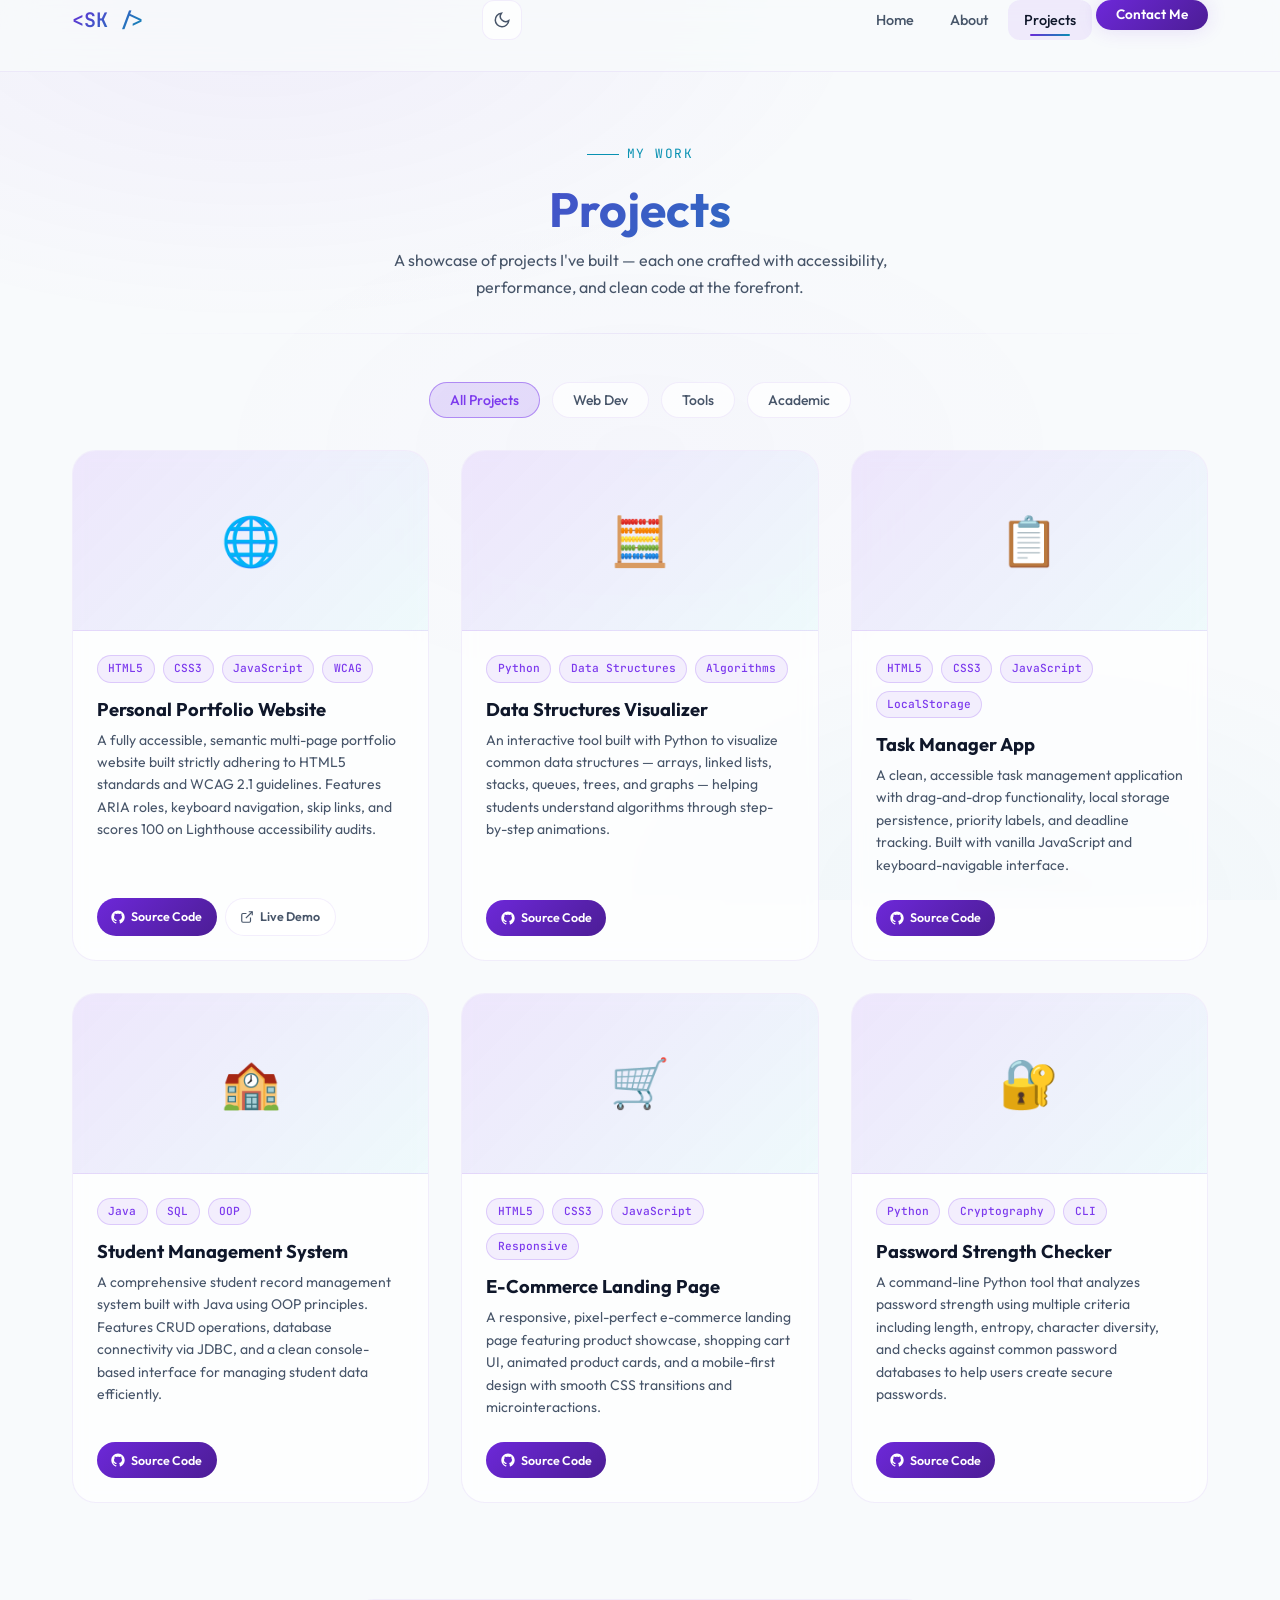
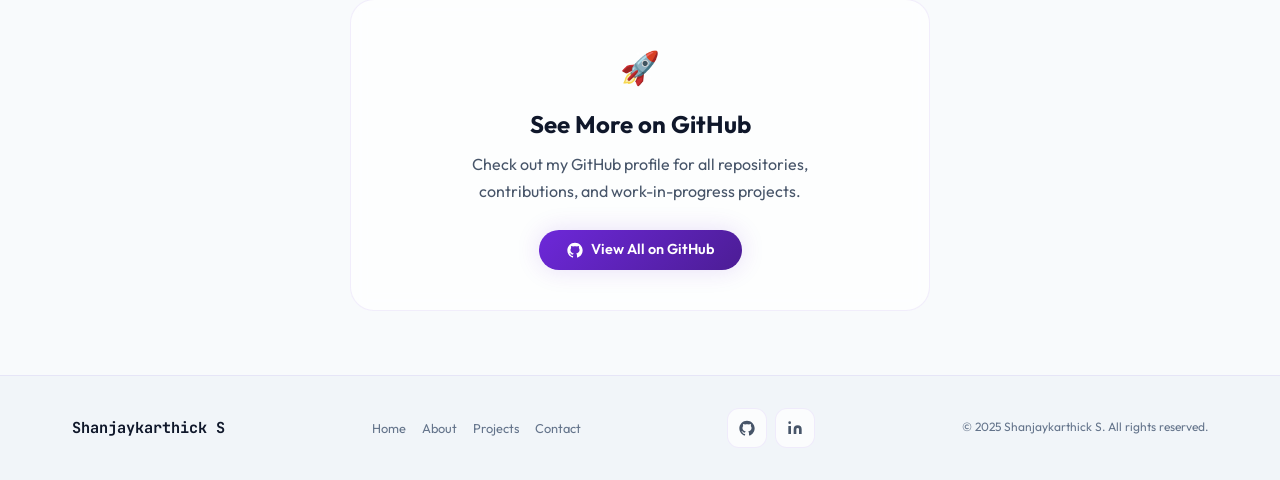
<file: projects.html>
<!DOCTYPE html>
<html lang="en">
<head>
  <script>
    (function() {
      const theme = localStorage.getItem('theme') || 
        (window.matchMedia('(prefers-color-scheme: light)').matches ? 'light' : 'dark');
      document.documentElement.setAttribute('data-theme', theme);
    })();
  </script>
  <meta charset="UTF-8">
  <meta name="viewport" content="width=device-width, initial-scale=1.0">

  <!-- Primary Meta Tags -->
  <title>Projects – Shanjaykarthick S | Web Development Portfolio</title>
  <meta name="description" content="Explore the projects built by Shanjaykarthick S – a collection of web applications, tools, and experiments showcasing modern HTML5, CSS3, JavaScript, and accessibility skills.">
  <meta name="author" content="Shanjaykarthick S">
  <meta name="robots" content="index, follow">
  <meta name="theme-color" content="#7c3aed">

  <!-- Open Graph -->
  <meta property="og:type" content="website">
  <meta property="og:title" content="Projects – Shanjaykarthick S">
  <meta property="og:description" content="Web applications and tools built with accessibility, performance, and modern standards in mind.">
  <meta property="og:image" content="profile.png">
  <meta property="og:url" content="https://shanjaykarthick.dev/projects.html">

  <!-- Canonical -->
  <link rel="canonical" href="https://shanjaykarthick.dev/projects.html">

  <!-- Favicon -->
  <link rel="icon" href="data:image/svg+xml,<svg xmlns='http://www.w3.org/2000/svg' viewBox='0 0 100 100'><text y='.9em' font-size='90'>💜</text></svg>">

  <!-- Stylesheet -->
  <link rel="stylesheet" href="stylessheet.css">
</head>
<body>

  <!-- Skip Navigation -->
  <a href="#main-content" class="skip-link">Skip to main content</a>

  <!-- ═══════ SITE HEADER ═══════ -->
  <header class="site-header" role="banner" id="site-header">
    <div class="container">
      <nav class="nav" role="navigation" aria-label="Primary navigation">
        <a href="index.html" class="nav-logo" aria-label="Shanjaykarthick – Home">
          <span>&lt;SK /&gt;</span>
        </a>
        <!-- Controls (Theme Toggle & Mobile Menu) -->
        <div class="nav-controls">
          <!-- Theme Toggle -->
          <button class="theme-toggle" id="theme-toggle" aria-label="Toggle theme" aria-live="polite">
            <!-- Moon Icon -->
            <svg class="theme-icon-dark" aria-hidden="true" width="18" height="18" viewBox="0 0 24 24" fill="none" stroke="currentColor" stroke-width="2"><path d="M21 12.79A9 9 0 1 1 11.21 3 7 7 0 0 0 21 12.79z"/></svg>
            <!-- Sun Icon -->
            <svg class="theme-icon-light" aria-hidden="true" width="18" height="18" viewBox="0 0 24 24" fill="none" stroke="currentColor" stroke-width="2"><circle cx="12" cy="12" r="5"/><line x1="12" y1="1" x2="12" y2="3"/><line x1="12" y1="21" x2="12" y2="23"/><line x1="4.22" y1="4.22" x2="5.64" y2="5.64"/><line x1="18.36" y1="18.36" x2="19.78" y2="19.78"/><line x1="1" y1="12" x2="3" y2="12"/><line x1="21" y1="12" x2="23" y2="12"/><line x1="4.22" y1="19.78" x2="5.64" y2="18.36"/><line x1="18.36" y1="5.64" x2="19.78" y2="4.22"/></svg>
          </button>

          <!-- Mobile Toggle -->
          <button class="nav-toggle" id="nav-toggle" aria-controls="nav-list" aria-expanded="false" aria-label="Toggle navigation menu">
            <span aria-hidden="true"></span>
            <span aria-hidden="true"></span>
            <span aria-hidden="true"></span>
          </button>
        </div>
        <ul class="nav-list" id="nav-list" role="list">
          <li><a href="index.html" class="nav-link">Home</a></li>
          <li><a href="about.html" class="nav-link">About</a></li>
          <li><a href="projects.html" class="nav-link" aria-current="page">Projects</a></li>
          <li><a href="contact.html" class="nav-cta btn">Contact Me</a></li>
        </ul>
      </nav>
    </div>
  </header>

  <!-- ═══════ MAIN CONTENT ═══════ -->
  <main id="main-content" class="page-main" role="main">

    <!-- Page Hero -->
    <section class="page-hero" aria-labelledby="page-heading">
      <div class="container">
        <p class="section-label" style="justify-content: center;" aria-hidden="true">My Work</p>
        <h1 class="page-hero-title gradient-text" id="page-heading">Projects</h1>
        <p class="page-hero-subtitle">A showcase of projects I've built — each one crafted with accessibility, performance, and clean code at the forefront.</p>
      </div>
    </section>

    <div class="page-divider" role="separator" aria-hidden="true"></div>

    <!-- ── Filter Bar ── -->
    <section aria-labelledby="filter-heading" style="padding: 0 0 2rem;">
      <div class="container">
        <h2 id="filter-heading" class="sr-only" style="position: absolute; width: 1px; height: 1px; overflow: hidden; clip: rect(0,0,0,0);">Filter Projects</h2>
        <div role="toolbar" aria-label="Project filter buttons" style="display: flex; gap: 0.75rem; flex-wrap: wrap; justify-content: center;">
          <button class="filter-btn active" data-filter="all" aria-pressed="true" id="filter-all">All Projects</button>
          <button class="filter-btn" data-filter="web" aria-pressed="false" id="filter-web">Web Dev</button>
          <button class="filter-btn" data-filter="tool" aria-pressed="false" id="filter-tool">Tools</button>
          <button class="filter-btn" data-filter="academic" aria-pressed="false" id="filter-academic">Academic</button>
        </div>
      </div>
    </section>

    <!-- ── Projects Grid ── -->
    <section class="section" aria-labelledby="projects-heading" style="padding-top: 0;">
      <div class="container">
        <h2 id="projects-heading" class="sr-only" style="position: absolute; width: 1px; height: 1px; overflow: hidden; clip: rect(0,0,0,0);">Project Listing</h2>

        <div class="projects-grid" id="projects-grid" role="list" aria-label="Portfolio projects">

          <!-- Project 1 -->
          <article class="project-card fade-in" role="listitem" data-category="web" aria-labelledby="proj1-title">
            <div class="project-image-placeholder" aria-hidden="true">🌐</div>
            <div class="project-body">
              <div class="project-tags" aria-label="Technologies used">
                <span class="tag">HTML5</span>
                <span class="tag">CSS3</span>
                <span class="tag">JavaScript</span>
                <span class="tag">WCAG</span>
              </div>
              <h3 class="project-title" id="proj1-title">Personal Portfolio Website</h3>
              <p class="project-desc">A fully accessible, semantic multi-page portfolio website built strictly adhering to HTML5 standards and WCAG 2.1 guidelines. Features ARIA roles, keyboard navigation, skip links, and scores 100 on Lighthouse accessibility audits.</p>
              <div class="project-links">
                <a href="https://github.com/Shanjaykarthick" class="project-link project-link-primary" target="_blank" rel="noopener noreferrer" aria-label="View Portfolio source code on GitHub (opens in new tab)">
                  <svg aria-hidden="true" width="14" height="14" viewBox="0 0 24 24" fill="currentColor"><path d="M10.226 17.284c-2.965-.36-5.054-2.493-5.054-5.256 0-1.123.404-2.336 1.078-3.144-.292-.741-.247-2.314.09-2.965.898-.112 2.111.36 2.83 1.01.853-.269 1.752-.404 2.853-.404 1.1 0 1.999.135 2.807.382.696-.629 1.932-1.1 2.83-.988.315.606.36 2.179.067 2.942.72.854 1.101 2 1.101 3.167 0 2.763-2.089 4.852-5.098 5.234.763.494 1.28 1.572 1.28 2.807v2.336c0 .674.561 1.056 1.235.786 4.066-1.55 7.255-5.615 7.255-10.646C23.5 6.188 18.334 1 11.978 1 5.62 1 .5 6.188.5 12.545c0 4.986 3.167 9.12 7.435 10.669.606.225 1.19-.18 1.19-.786V20.63a2.9 2.9 0 0 1-1.078.224c-1.483 0-2.359-.808-2.987-2.313-.247-.607-.517-.966-1.034-1.033-.27-.023-.359-.135-.359-.27 0-.27.45-.471.898-.471.652 0 1.213.404 1.797 1.235.45.651.921.943 1.483.943.561 0 .92-.202 1.437-.719.382-.381.674-.718.944-.943"/></svg>
                  Source Code
                </a>
                <a href="index.html" class="project-link project-link-secondary" aria-label="View live portfolio website">
                  <svg aria-hidden="true" width="14" height="14" viewBox="0 0 24 24" fill="none" stroke="currentColor" stroke-width="2"><path d="M18 13v6a2 2 0 0 1-2 2H5a2 2 0 0 1-2-2V8a2 2 0 0 1 2-2h6"/><polyline points="15 3 21 3 21 9"/><line x1="10" y1="14" x2="21" y2="3"/></svg>
                  Live Demo
                </a>
              </div>
            </div>
          </article>

          <!-- Project 2 -->
          <article class="project-card fade-in" role="listitem" data-category="tool" aria-labelledby="proj2-title">
            <div class="project-image-placeholder" aria-hidden="true">🧮</div>
            <div class="project-body">
              <div class="project-tags" aria-label="Technologies used">
                <span class="tag">Python</span>
                <span class="tag">Data Structures</span>
                <span class="tag">Algorithms</span>
              </div>
              <h3 class="project-title" id="proj2-title">Data Structures Visualizer</h3>
              <p class="project-desc">An interactive tool built with Python to visualize common data structures — arrays, linked lists, stacks, queues, trees, and graphs — helping students understand algorithms through step-by-step animations.</p>
              <div class="project-links">
                <a href="https://github.com/Shanjaykarthick" class="project-link project-link-primary" target="_blank" rel="noopener noreferrer" aria-label="View Data Structures Visualizer source code on GitHub (opens in new tab)">
                  <svg aria-hidden="true" width="14" height="14" viewBox="0 0 24 24" fill="currentColor"><path d="M10.226 17.284c-2.965-.36-5.054-2.493-5.054-5.256 0-1.123.404-2.336 1.078-3.144-.292-.741-.247-2.314.09-2.965.898-.112 2.111.36 2.83 1.01.853-.269 1.752-.404 2.853-.404 1.1 0 1.999.135 2.807.382.696-.629 1.932-1.1 2.83-.988.315.606.36 2.179.067 2.942.72.854 1.101 2 1.101 3.167 0 2.763-2.089 4.852-5.098 5.234.763.494 1.28 1.572 1.28 2.807v2.336c0 .674.561 1.056 1.235.786 4.066-1.55 7.255-5.615 7.255-10.646C23.5 6.188 18.334 1 11.978 1 5.62 1 .5 6.188.5 12.545c0 4.986 3.167 9.12 7.435 10.669.606.225 1.19-.18 1.19-.786V20.63a2.9 2.9 0 0 1-1.078.224c-1.483 0-2.359-.808-2.987-2.313-.247-.607-.517-.966-1.034-1.033-.27-.023-.359-.135-.359-.27 0-.27.45-.471.898-.471.652 0 1.213.404 1.797 1.235.45.651.921.943 1.483.943.561 0 .92-.202 1.437-.719.382-.381.674-.718.944-.943"/></svg>
                  Source Code
                </a>
              </div>
            </div>
          </article>

          <!-- Project 3 -->
          <article class="project-card fade-in" role="listitem" data-category="web" aria-labelledby="proj3-title">
            <div class="project-image-placeholder" aria-hidden="true">📋</div>
            <div class="project-body">
              <div class="project-tags" aria-label="Technologies used">
                <span class="tag">HTML5</span>
                <span class="tag">CSS3</span>
                <span class="tag">JavaScript</span>
                <span class="tag">LocalStorage</span>
              </div>
              <h3 class="project-title" id="proj3-title">Task Manager App</h3>
              <p class="project-desc">A clean, accessible task management application with drag-and-drop functionality, local storage persistence, priority labels, and deadline tracking. Built with vanilla JavaScript and keyboard-navigable interface.</p>
              <div class="project-links">
                <a href="https://github.com/Shanjaykarthick" class="project-link project-link-primary" target="_blank" rel="noopener noreferrer" aria-label="View Task Manager source code on GitHub (opens in new tab)">
                  <svg aria-hidden="true" width="14" height="14" viewBox="0 0 24 24" fill="currentColor"><path d="M10.226 17.284c-2.965-.36-5.054-2.493-5.054-5.256 0-1.123.404-2.336 1.078-3.144-.292-.741-.247-2.314.09-2.965.898-.112 2.111.36 2.83 1.01.853-.269 1.752-.404 2.853-.404 1.1 0 1.999.135 2.807.382.696-.629 1.932-1.1 2.83-.988.315.606.36 2.179.067 2.942.72.854 1.101 2 1.101 3.167 0 2.763-2.089 4.852-5.098 5.234.763.494 1.28 1.572 1.28 2.807v2.336c0 .674.561 1.056 1.235.786 4.066-1.55 7.255-5.615 7.255-10.646C23.5 6.188 18.334 1 11.978 1 5.62 1 .5 6.188.5 12.545c0 4.986 3.167 9.12 7.435 10.669.606.225 1.19-.18 1.19-.786V20.63a2.9 2.9 0 0 1-1.078.224c-1.483 0-2.359-.808-2.987-2.313-.247-.607-.517-.966-1.034-1.033-.27-.023-.359-.135-.359-.27 0-.27.45-.471.898-.471.652 0 1.213.404 1.797 1.235.45.651.921.943 1.483.943.561 0 .92-.202 1.437-.719.382-.381.674-.718.944-.943"/></svg>
                  Source Code
                </a>
              </div>
            </div>
          </article>

          <!-- Project 4 -->
          <article class="project-card fade-in" role="listitem" data-category="academic" aria-labelledby="proj4-title">
            <div class="project-image-placeholder" aria-hidden="true">🏫</div>
            <div class="project-body">
              <div class="project-tags" aria-label="Technologies used">
                <span class="tag">Java</span>
                <span class="tag">SQL</span>
                <span class="tag">OOP</span>
              </div>
              <h3 class="project-title" id="proj4-title">Student Management System</h3>
              <p class="project-desc">A comprehensive student record management system built with Java using OOP principles. Features CRUD operations, database connectivity via JDBC, and a clean console-based interface for managing student data efficiently.</p>
              <div class="project-links">
                <a href="https://github.com/Shanjaykarthick" class="project-link project-link-primary" target="_blank" rel="noopener noreferrer" aria-label="View Student Management System source code on GitHub (opens in new tab)">
                  <svg aria-hidden="true" width="14" height="14" viewBox="0 0 24 24" fill="currentColor"><path d="M10.226 17.284c-2.965-.36-5.054-2.493-5.054-5.256 0-1.123.404-2.336 1.078-3.144-.292-.741-.247-2.314.09-2.965.898-.112 2.111.36 2.83 1.01.853-.269 1.752-.404 2.853-.404 1.1 0 1.999.135 2.807.382.696-.629 1.932-1.1 2.83-.988.315.606.36 2.179.067 2.942.72.854 1.101 2 1.101 3.167 0 2.763-2.089 4.852-5.098 5.234.763.494 1.28 1.572 1.28 2.807v2.336c0 .674.561 1.056 1.235.786 4.066-1.55 7.255-5.615 7.255-10.646C23.5 6.188 18.334 1 11.978 1 5.62 1 .5 6.188.5 12.545c0 4.986 3.167 9.12 7.435 10.669.606.225 1.19-.18 1.19-.786V20.63a2.9 2.9 0 0 1-1.078.224c-1.483 0-2.359-.808-2.987-2.313-.247-.607-.517-.966-1.034-1.033-.27-.023-.359-.135-.359-.27 0-.27.45-.471.898-.471.652 0 1.213.404 1.797 1.235.45.651.921.943 1.483.943.561 0 .92-.202 1.437-.719.382-.381.674-.718.944-.943"/></svg>
                  Source Code
                </a>
              </div>
            </div>
          </article>

          <!-- Project 5 -->
          <article class="project-card fade-in" role="listitem" data-category="web" aria-labelledby="proj5-title">
            <div class="project-image-placeholder" aria-hidden="true">🛒</div>
            <div class="project-body">
              <div class="project-tags" aria-label="Technologies used">
                <span class="tag">HTML5</span>
                <span class="tag">CSS3</span>
                <span class="tag">JavaScript</span>
                <span class="tag">Responsive</span>
              </div>
              <h3 class="project-title" id="proj5-title">E-Commerce Landing Page</h3>
              <p class="project-desc">A responsive, pixel-perfect e-commerce landing page featuring product showcase, shopping cart UI, animated product cards, and a mobile-first design with smooth CSS transitions and microinteractions.</p>
              <div class="project-links">
                <a href="https://github.com/Shanjaykarthick" class="project-link project-link-primary" target="_blank" rel="noopener noreferrer" aria-label="View E-Commerce Landing Page source code on GitHub (opens in new tab)">
                  <svg aria-hidden="true" width="14" height="14" viewBox="0 0 24 24" fill="currentColor"><path d="M10.226 17.284c-2.965-.36-5.054-2.493-5.054-5.256 0-1.123.404-2.336 1.078-3.144-.292-.741-.247-2.314.09-2.965.898-.112 2.111.36 2.83 1.01.853-.269 1.752-.404 2.853-.404 1.1 0 1.999.135 2.807.382.696-.629 1.932-1.1 2.83-.988.315.606.36 2.179.067 2.942.72.854 1.101 2 1.101 3.167 0 2.763-2.089 4.852-5.098 5.234.763.494 1.28 1.572 1.28 2.807v2.336c0 .674.561 1.056 1.235.786 4.066-1.55 7.255-5.615 7.255-10.646C23.5 6.188 18.334 1 11.978 1 5.62 1 .5 6.188.5 12.545c0 4.986 3.167 9.12 7.435 10.669.606.225 1.19-.18 1.19-.786V20.63a2.9 2.9 0 0 1-1.078.224c-1.483 0-2.359-.808-2.987-2.313-.247-.607-.517-.966-1.034-1.033-.27-.023-.359-.135-.359-.27 0-.27.45-.471.898-.471.652 0 1.213.404 1.797 1.235.45.651.921.943 1.483.943.561 0 .92-.202 1.437-.719.382-.381.674-.718.944-.943"/></svg>
                  Source Code
                </a>
              </div>
            </div>
          </article>

          <!-- Project 6 -->
          <article class="project-card fade-in" role="listitem" data-category="tool" aria-labelledby="proj6-title">
            <div class="project-image-placeholder" aria-hidden="true">🔐</div>
            <div class="project-body">
              <div class="project-tags" aria-label="Technologies used">
                <span class="tag">Python</span>
                <span class="tag">Cryptography</span>
                <span class="tag">CLI</span>
              </div>
              <h3 class="project-title" id="proj6-title">Password Strength Checker</h3>
              <p class="project-desc">A command-line Python tool that analyzes password strength using multiple criteria including length, entropy, character diversity, and checks against common password databases to help users create secure passwords.</p>
              <div class="project-links">
                <a href="https://github.com/Shanjaykarthick" class="project-link project-link-primary" target="_blank" rel="noopener noreferrer" aria-label="View Password Strength Checker source code on GitHub (opens in new tab)">
                  <svg aria-hidden="true" width="14" height="14" viewBox="0 0 24 24" fill="currentColor"><path d="M10.226 17.284c-2.965-.36-5.054-2.493-5.054-5.256 0-1.123.404-2.336 1.078-3.144-.292-.741-.247-2.314.09-2.965.898-.112 2.111.36 2.83 1.01.853-.269 1.752-.404 2.853-.404 1.1 0 1.999.135 2.807.382.696-.629 1.932-1.1 2.83-.988.315.606.36 2.179.067 2.942.72.854 1.101 2 1.101 3.167 0 2.763-2.089 4.852-5.098 5.234.763.494 1.28 1.572 1.28 2.807v2.336c0 .674.561 1.056 1.235.786 4.066-1.55 7.255-5.615 7.255-10.646C23.5 6.188 18.334 1 11.978 1 5.62 1 .5 6.188.5 12.545c0 4.986 3.167 9.12 7.435 10.669.606.225 1.19-.18 1.19-.786V20.63a2.9 2.9 0 0 1-1.078.224c-1.483 0-2.359-.808-2.987-2.313-.247-.607-.517-.966-1.034-1.033-.27-.023-.359-.135-.359-.27 0-.27.45-.471.898-.471.652 0 1.213.404 1.797 1.235.45.651.921.943 1.483.943.561 0 .92-.202 1.437-.719.382-.381.674-.718.944-.943"/></svg>
                  Source Code
                </a>
              </div>
            </div>
          </article>

        </div>
      </div>
    </section>

    <!-- ── GitHub CTA ── -->
    <section class="section" aria-labelledby="github-cta-heading" style="padding-top: 0; padding-bottom: 4rem;">
      <div class="container" style="text-align: center;">
        <div class="card" style="max-width: 580px; margin: 0 auto; padding: 2.5rem 2rem;">
          <span aria-hidden="true" style="font-size: 2rem; display: block; margin-bottom: 1rem;">🚀</span>
          <h2 id="github-cta-heading" style="margin-bottom: 0.75rem; font-size: 1.5rem;">See More on GitHub</h2>
          <p style="margin-bottom: 1.5rem; max-width: 38ch; margin-left: auto; margin-right: auto;">
            Check out my GitHub profile for all repositories, contributions, and work-in-progress projects.
          </p>
          <a href="https://github.com/Shanjaykarthick" class="btn btn-primary" target="_blank" rel="noopener noreferrer" aria-label="Visit Shanjaykarthick's GitHub profile (opens in new tab)">
            <svg aria-hidden="true" width="16" height="16" viewBox="0 0 24 24" fill="currentColor"><path d="M10.226 17.284c-2.965-.36-5.054-2.493-5.054-5.256 0-1.123.404-2.336 1.078-3.144-.292-.741-.247-2.314.09-2.965.898-.112 2.111.36 2.83 1.01.853-.269 1.752-.404 2.853-.404 1.1 0 1.999.135 2.807.382.696-.629 1.932-1.1 2.83-.988.315.606.36 2.179.067 2.942.72.854 1.101 2 1.101 3.167 0 2.763-2.089 4.852-5.098 5.234.763.494 1.28 1.572 1.28 2.807v2.336c0 .674.561 1.056 1.235.786 4.066-1.55 7.255-5.615 7.255-10.646C23.5 6.188 18.334 1 11.978 1 5.62 1 .5 6.188.5 12.545c0 4.986 3.167 9.12 7.435 10.669.606.225 1.19-.18 1.19-.786V20.63a2.9 2.9 0 0 1-1.078.224c-1.483 0-2.359-.808-2.987-2.313-.247-.607-.517-.966-1.034-1.033-.27-.023-.359-.135-.359-.27 0-.27.45-.471.898-.471.652 0 1.213.404 1.797 1.235.45.651.921.943 1.483.943.561 0 .92-.202 1.437-.719.382-.381.674-.718.944-.943"/></svg>
            View All on GitHub
          </a>
        </div>
      </div>
    </section>

  </main>

  <!-- ═══════ SITE FOOTER ═══════ -->
  <footer class="site-footer" role="contentinfo">
    <div class="container">
      <div class="footer-inner">
        <div class="footer-logo"><strong>Shanjaykarthick S</strong></div>
        <nav aria-label="Footer navigation">
          <ul class="footer-nav" role="list">
            <li><a href="index.html">Home</a></li>
            <li><a href="about.html">About</a></li>
            <li><a href="projects.html">Projects</a></li>
            <li><a href="contact.html">Contact</a></li>
          </ul>
        </nav>
        <nav aria-label="Social media footer links">
          <div class="footer-social">
            <a href="https://github.com/Shanjaykarthick" class="social-link" target="_blank" rel="noopener noreferrer" aria-label="GitHub">
              <svg aria-hidden="true" width="16" height="16" viewBox="0 0 24 24" fill="currentColor"><path d="M10.226 17.284c-2.965-.36-5.054-2.493-5.054-5.256 0-1.123.404-2.336 1.078-3.144-.292-.741-.247-2.314.09-2.965.898-.112 2.111.36 2.83 1.01.853-.269 1.752-.404 2.853-.404 1.1 0 1.999.135 2.807.382.696-.629 1.932-1.1 2.83-.988.315.606.36 2.179.067 2.942.72.854 1.101 2 1.101 3.167 0 2.763-2.089 4.852-5.098 5.234.763.494 1.28 1.572 1.28 2.807v2.336c0 .674.561 1.056 1.235.786 4.066-1.55 7.255-5.615 7.255-10.646C23.5 6.188 18.334 1 11.978 1 5.62 1 .5 6.188.5 12.545c0 4.986 3.167 9.12 7.435 10.669.606.225 1.19-.18 1.19-.786V20.63a2.9 2.9 0 0 1-1.078.224c-1.483 0-2.359-.808-2.987-2.313-.247-.607-.517-.966-1.034-1.033-.27-.023-.359-.135-.359-.27 0-.27.45-.471.898-.471.652 0 1.213.404 1.797 1.235.45.651.921.943 1.483.943.561 0 .92-.202 1.437-.719.382-.381.674-.718.944-.943"/></svg>
            </a>
            <a href="https://www.linkedin.com/in/shanjaykarthick-s-86a410338/" class="social-link" target="_blank" rel="noopener noreferrer" aria-label="LinkedIn">
              <svg aria-hidden="true" width="16" height="16" viewBox="0 0 24 24" fill="currentColor"><path d="M16 8a6 6 0 0 1 6 6v7h-4v-7a2 2 0 0 0-2-2 2 2 0 0 0-2 2v7h-4v-7a6 6 0 0 1 6-6z"/><rect x="2" y="9" width="4" height="12"/><circle cx="4" cy="4" r="2"/></svg>
            </a>
          </div>
        </nav>
        <p class="footer-copy">&copy; 2025 Shanjaykarthick S. All rights reserved.</p>
      </div>
    </div>
  </footer>

  <style>
    .sr-only {
      position: absolute;
      width: 1px;
      height: 1px;
      padding: 0;
      margin: -1px;
      overflow: hidden;
      clip: rect(0,0,0,0);
      white-space: nowrap;
      border-width: 0;
    }
    .filter-btn {
      padding: 0.5rem 1.25rem;
      background: var(--color-bg-card);
      border: 1px solid var(--color-border);
      border-radius: var(--radius-full);
      color: var(--color-text-secondary);
      font-family: var(--font-sans);
      font-size: 0.875rem;
      font-weight: 500;
      cursor: pointer;
      transition: all var(--transition-fast);
    }
    .filter-btn:hover,
    .filter-btn.active,
    .filter-btn[aria-pressed="true"] {
      background: rgba(124, 58, 237, 0.15);
      border-color: rgba(124, 58, 237, 0.5);
      color: var(--color-accent-tertiary);
    }
    .filter-btn:focus-visible {
      outline: 2px solid var(--color-accent-primary);
      outline-offset: 3px;
    }
    .project-card.hidden {
      display: none;
    }
  </style>

  <script>
    const header = document.getElementById('site-header');
    window.addEventListener('scroll', () => {
      header.classList.toggle('scrolled', window.scrollY > 20);
    }, { passive: true });
    const toggle = document.getElementById('nav-toggle');
    const navList = document.getElementById('nav-list');
    toggle.addEventListener('click', () => {
      const isOpen = navList.classList.toggle('open');
      toggle.setAttribute('aria-expanded', isOpen);
    });

    // Theme Toggle
    const themeToggle = document.getElementById('theme-toggle');
    themeToggle.addEventListener('click', () => {
      const currentTheme = document.documentElement.getAttribute('data-theme');
      const newTheme = currentTheme === 'light' ? 'dark' : 'light';
      document.documentElement.setAttribute('data-theme', newTheme);
      localStorage.setItem('theme', newTheme);
    });
    document.addEventListener('click', (e) => {
      if (!e.target.closest('nav') && navList.classList.contains('open')) {
        navList.classList.remove('open');
        toggle.setAttribute('aria-expanded', 'false');
      }
    });
    document.addEventListener('keydown', (e) => {
      if (e.key === 'Escape' && navList.classList.contains('open')) {
        navList.classList.remove('open');
        toggle.setAttribute('aria-expanded', 'false');
        toggle.focus();
      }
    });

    // Project Filter
    const filterBtns = document.querySelectorAll('.filter-btn');
    const projectCards = document.querySelectorAll('.project-card');
    filterBtns.forEach(btn => {
      btn.addEventListener('click', () => {
        const filter = btn.dataset.filter;
        filterBtns.forEach(b => {
          b.classList.remove('active');
          b.setAttribute('aria-pressed', 'false');
        });
        btn.classList.add('active');
        btn.setAttribute('aria-pressed', 'true');
        projectCards.forEach(card => {
          if (filter === 'all' || card.dataset.category === filter) {
            card.classList.remove('hidden');
          } else {
            card.classList.add('hidden');
          }
        });
      });
    });

    // Fade-in
    const fadeEls = document.querySelectorAll('.fade-in');
    const observer = new IntersectionObserver((entries) => {
      entries.forEach(entry => {
        if (entry.isIntersecting) {
          entry.target.classList.add('visible');
          observer.unobserve(entry.target);
        }
      });
    }, { threshold: 0.1 });
    fadeEls.forEach(el => observer.observe(el));
  </script>
</body>
</html>
</file>
<file: stylessheet.css>
/* ============================================
   SHANJAY KARTHICK - PORTFOLIO DESIGN SYSTEM
   ============================================ */

/* Google Fonts Import */
@import url('https://fonts.googleapis.com/css2?family=Outfit:wght@300;400;500;600;700;800&family=JetBrains+Mono:wght@400;500&display=swap');

/* ── CSS Custom Properties ── */
:root {
  /* Default Dark Mode Color Palette */
  --color-bg-primary:    #0a0a0f;
  --color-bg-secondary:  #0f0f1a;
  --color-bg-card:       rgba(255, 255, 255, 0.04);
  --color-bg-card-hover: rgba(255, 255, 255, 0.07);

  --color-accent-primary:   #7c3aed;
  --color-accent-secondary: #06b6d4;
  --color-accent-tertiary:  #a78bfa;
  --color-accent-glow:      rgba(124, 58, 237, 0.35);

  --color-text-primary:   #f1f5f9;
  --color-text-secondary: #94a3b8;
  --color-text-muted:     #64748b;
  --color-text-accent:    #a78bfa;

  --color-border:       rgba(148, 163, 184, 0.12);
  --color-border-hover: rgba(124, 58, 237, 0.5);

  /* Gradients */
  --gradient-hero:    linear-gradient(135deg, #7c3aed 0%, #06b6d4 100%);
  --gradient-card:    linear-gradient(135deg, rgba(124,58,237,0.12) 0%, rgba(6,182,212,0.06) 100%);
  --gradient-text:    linear-gradient(135deg, #a78bfa 0%, #67e8f9 100%);
  --gradient-button:  linear-gradient(135deg, #7c3aed 0%, #6d28d9 100%);

  /* Typography */
  --font-sans: 'Outfit', sans-serif;
  --font-mono: 'JetBrains Mono', monospace;

  /* Spacing */
  --space-xs:  0.25rem;
  --space-sm:  0.5rem;
  --space-md:  1rem;
  --space-lg:  1.5rem;
  --space-xl:  2rem;
  --space-2xl: 3rem;
  --space-3xl: 4rem;
  --space-4xl: 6rem;

  /* Border Radius */
  --radius-sm:   0.375rem;
  --radius-md:   0.75rem;
  --radius-lg:   1rem;
  --radius-xl:   1.5rem;
  --radius-full: 9999px;

  /* Transitions */
  --transition-fast:   0.15s ease;
  --transition-normal: 0.3s cubic-bezier(0.4, 0, 0.2, 1);
  --transition-slow:   0.5s ease;

  /* Shadows */
  --shadow-card:    0 4px 24px rgba(0,0,0,0.4);
  --shadow-glow:    0 0 40px rgba(124,58,237,0.25);
  --shadow-glow-lg: 0 0 80px rgba(124,58,237,0.3);

  /* Z-index layers */
  --z-nav:     100;
  --z-overlay: 200;
  --z-modal:   300;

  /* Nav height */
  --nav-height: 4.5rem;
}

/* Light Mode Theme Overrides */
[data-theme="light"] {
  --color-bg-primary:    #f8fafc;
  --color-bg-secondary:  #f1f5f9;
  --color-bg-card:       rgba(255, 255, 255, 0.7);
  --color-bg-card-hover: rgba(255, 255, 255, 0.95);

  --color-accent-primary:   #6d28d9;
  --color-accent-secondary: #0891b2;
  --color-accent-tertiary:  #7c3aed;
  --color-accent-glow:      rgba(109, 40, 217, 0.15);

  --color-text-primary:   #0f172a;
  --color-text-secondary: #475569;
  --color-text-muted:     #64748b;
  --color-text-accent:    #6d28d9;

  --color-border:       rgba(109, 40, 217, 0.08);
  --color-border-hover: rgba(109, 40, 217, 0.25);

  /* Gradients */
  --gradient-hero:    linear-gradient(135deg, #6d28d9 0%, #0891b2 100%);
  --gradient-card:    linear-gradient(135deg, rgba(109,40,217,0.05) 0%, rgba(8,145,178,0.03) 100%);
  --gradient-text:    linear-gradient(135deg, #6d28d9 0%, #0891b2 100%);
  --gradient-button:  linear-gradient(135deg, #6d28d9 0%, #4c1d95 100%);

  --shadow-card:    0 4px 20px rgba(15,23,42,0.06);
  --shadow-glow:    0 0 40px rgba(109,40,217,0.08);
  --shadow-glow-lg: 0 0 80px rgba(109,40,217,0.1);
}

/* ── Reset & Base ── */
*, *::before, *::after {
  box-sizing: border-box;
  margin: 0;
  padding: 0;
}

html {
  scroll-behavior: smooth;
  font-size: 16px;
}

body {
  font-family: var(--font-sans);
  background-color: var(--color-bg-primary);
  color: var(--color-text-primary);
  line-height: 1.7;
  min-height: 100vh;
  overflow-x: hidden;
  -webkit-font-smoothing: antialiased;
  -moz-osx-font-smoothing: grayscale;
  transition: background-color var(--transition-normal), color var(--transition-normal);
}

/* Animated background mesh */
body::before {
  content: '';
  position: fixed;
  inset: 0;
  background:
    radial-gradient(ellipse 80% 60% at 20% 0%, rgba(124,58,237,0.15) 0%, transparent 60%),
    radial-gradient(ellipse 60% 50% at 80% 100%, rgba(6,182,212,0.1) 0%, transparent 60%),
    radial-gradient(ellipse 50% 40% at 50% 50%, rgba(124,58,237,0.05) 0%, transparent 70%);
  pointer-events: none;
  z-index: 0;
  transition: background var(--transition-normal);
}

[data-theme="light"] body::before {
  background:
    radial-gradient(ellipse 80% 60% at 20% 0%, rgba(109,40,217,0.06) 0%, transparent 60%),
    radial-gradient(ellipse 60% 50% at 80% 100%, rgba(8,145,178,0.04) 0%, transparent 60%),
    radial-gradient(ellipse 50% 40% at 50% 50%, rgba(109,40,217,0.02) 0%, transparent 70%);
}

/* ── Skip Link (Accessibility) ── */
.skip-link {
  position: absolute;
  top: -100%;
  left: var(--space-md);
  z-index: calc(var(--z-nav) + 10);
  padding: 0.75rem 1.5rem;
  background: var(--color-accent-primary);
  color: white;
  font-weight: 600;
  border-radius: var(--radius-md);
  text-decoration: none;
  transition: top var(--transition-fast);
}
.skip-link:focus {
  top: var(--space-md);
}

/* ── Typography ── */
h1, h2, h3, h4, h5, h6 {
  font-weight: 700;
  line-height: 1.2;
  color: var(--color-text-primary);
  transition: color var(--transition-normal);
}

h1 { font-size: clamp(2.25rem, 5.5vw, 3.5rem); }
h2 { font-size: clamp(1.75rem, 4vw, 2.25rem); }
h3 { font-size: clamp(1.2rem, 2.5vw, 1.5rem); }
h4 { font-size: 1.125rem; }

p {
  color: var(--color-text-secondary);
  transition: color var(--transition-normal);
}

a {
  color: var(--color-text-accent);
  text-decoration: none;
  transition: color var(--transition-fast);
}
a:hover { color: var(--color-accent-secondary); }
a:focus-visible {
  outline: 2px solid var(--color-accent-primary);
  outline-offset: 3px;
  border-radius: var(--radius-sm);
}

img {
  max-width: 100%;
  display: block;
}

ul, ol { list-style: none; }

/* ── Gradient Text Utility ── */
.gradient-text {
  background: var(--gradient-text);
  -webkit-background-clip: text;
  -webkit-text-fill-color: transparent;
  background-clip: text;
}

/* ── Container ── */
.container {
  max-width: 1200px;
  margin: 0 auto;
  padding: 0 var(--space-md);
  position: relative;
  z-index: 1;
}

/* ── Section Utility ── */
.section {
  padding: var(--space-2xl) 0;
}

.section-label {
  display: inline-flex;
  align-items: center;
  gap: var(--space-sm);
  font-family: var(--font-mono);
  font-size: 0.8rem;
  color: var(--color-accent-secondary);
  text-transform: uppercase;
  letter-spacing: 0.12em;
  margin-bottom: var(--space-md);
}
.section-label::before {
  content: '';
  display: block;
  width: 2rem;
  height: 1.5px;
  background: var(--color-accent-secondary);
}

.section-title {
  margin-bottom: var(--space-sm);
}

.section-subtitle {
  color: var(--color-text-secondary);
  font-size: 1.05rem;
  margin-bottom: var(--space-2xl);
  max-width: 56ch;
}

/* ═══════════════════════════════════════
   NAVIGATION & HEADER (Flexbox)
   ======================================= */
.site-header {
  position: fixed;
  top: 0;
  left: 0;
  right: 0;
  height: var(--nav-height);
  z-index: var(--z-nav);
  backdrop-filter: blur(16px);
  -webkit-backdrop-filter: blur(16px);
  background: rgba(10, 10, 15, 0.8);
  border-bottom: 1px solid var(--color-border);
  transition: background-color var(--transition-normal), border-color var(--transition-normal), box-shadow var(--transition-normal);
}
[data-theme="light"] .site-header {
  background: rgba(248, 250, 252, 0.8);
}
.site-header.scrolled {
  box-shadow: 0 4px 32px rgba(0,0,0,0.15);
}
[data-theme="dark"] .site-header.scrolled {
  box-shadow: 0 4px 32px rgba(0,0,0,0.5);
}

.nav {
  display: flex;
  align-items: center;
  justify-content: space-between;
  height: 100%;
}

.nav-logo {
  font-family: var(--font-mono);
  font-size: 1.25rem;
  font-weight: 600;
  color: var(--color-text-primary);
  text-decoration: none;
  display: flex;
  align-items: center;
  gap: var(--space-sm);
  transition: color var(--transition-fast);
}
.nav-logo span {
  background: var(--gradient-hero);
  -webkit-background-clip: text;
  -webkit-text-fill-color: transparent;
  background-clip: text;
}
.nav-logo:hover { color: var(--color-accent-tertiary); }

/* Header controls wrapper */
.nav-controls {
  display: flex;
  align-items: center;
  gap: var(--space-sm);
}

/* Theme Toggle Button */
.theme-toggle {
  background: var(--color-bg-card);
  border: 1px solid var(--color-border);
  color: var(--color-text-secondary);
  width: 40px;
  height: 40px;
  border-radius: var(--radius-md);
  cursor: pointer;
  display: flex;
  align-items: center;
  justify-content: center;
  transition: all var(--transition-normal);
  padding: 0;
}
.theme-toggle:hover {
  background: var(--color-bg-card-hover);
  border-color: var(--color-border-hover);
  color: var(--color-accent-tertiary);
  transform: translateY(-2px);
  box-shadow: 0 4px 12px var(--color-accent-glow);
}
.theme-toggle svg {
  transition: transform var(--transition-normal);
}
.theme-toggle:hover svg {
  transform: rotate(15deg);
}

/* Toggle Visibility based on Theme */
:root:not([data-theme="light"]) .theme-icon-dark {
  display: none;
}
:root:not([data-theme="light"]) .theme-icon-light {
  display: block;
}
[data-theme="light"] .theme-icon-dark {
  display: block;
}
[data-theme="light"] .theme-icon-light {
  display: none;
}

/* Mobile Nav List drawer (Default for mobile-first) */
.nav-list {
  display: none;
  position: fixed;
  top: var(--nav-height);
  left: 0;
  right: 0;
  background: var(--color-bg-primary);
  border-bottom: 1px solid var(--color-border);
  flex-direction: column;
  padding: var(--space-xl) var(--space-md);
  gap: var(--space-sm);
  z-index: var(--z-overlay);
  box-shadow: 0 10px 30px rgba(0,0,0,0.08);
}
[data-theme="dark"] .nav-list {
  box-shadow: 0 10px 30px rgba(0,0,0,0.5);
}
.nav-list.open {
  display: flex;
}

.nav-link {
  position: relative;
  display: block;
  width: 100%;
  text-align: center;
  padding: var(--space-md);
  color: var(--color-text-secondary);
  font-size: 1rem;
  font-weight: 500;
  border-radius: var(--radius-md);
  transition: all var(--transition-fast);
}
.nav-link::after {
  content: '';
  position: absolute;
  bottom: var(--space-xs);
  left: 50%;
  transform: translateX(-50%);
  width: 0;
  height: 2px;
  background: var(--gradient-hero);
  border-radius: var(--radius-full);
  transition: width var(--transition-normal);
}
.nav-link:hover,
.nav-link[aria-current="page"] {
  color: var(--color-text-primary);
  background: rgba(124, 58, 237, 0.08);
}
.nav-link[aria-current="page"]::after,
.nav-link:hover::after {
  width: 40px;
}

.nav-cta {
  display: block;
  text-align: center;
  margin-top: var(--space-sm);
  padding: 0.75rem 1.5rem;
  background: var(--gradient-button);
  color: white !important;
  border-radius: var(--radius-full);
  font-weight: 600;
  font-size: 0.9rem;
  transition: all var(--transition-normal);
  box-shadow: 0 0 20px var(--color-accent-glow);
}
.nav-cta::after { display: none !important; }
.nav-cta:hover {
  transform: translateY(-1px);
  box-shadow: 0 0 30px rgba(124,58,237,0.5);
  background: var(--color-accent-primary);
}

/* Hamburger toggle menu */
.nav-toggle {
  display: flex;
  flex-direction: column;
  gap: 5px;
  background: none;
  border: none;
  cursor: pointer;
  padding: var(--space-sm);
  border-radius: var(--radius-sm);
  z-index: var(--z-overlay);
}
.nav-toggle span {
  display: block;
  width: 22px;
  height: 2px;
  background: var(--color-text-primary);
  border-radius: var(--radius-full);
  transition: all var(--transition-normal);
}
.nav-toggle[aria-expanded="true"] span:nth-child(1) {
  transform: translateY(7px) rotate(45deg);
}
.nav-toggle[aria-expanded="true"] span:nth-child(2) {
  opacity: 0;
}
.nav-toggle[aria-expanded="true"] span:nth-child(3) {
  transform: translateY(-7px) rotate(-45deg);
}

/* ── Page Main Content Wrapper ── */
.page-main {
  padding-top: var(--nav-height);
  position: relative;
  z-index: 1;
}

/* ═══════════════════════════════════════
   HERO SECTION
   ======================================= */
.hero {
  min-height: calc(80vh - var(--nav-height));
  display: flex;
  align-items: center;
  padding: var(--space-2xl) 0;
  position: relative;
  overflow: hidden;
}

.hero-grid {
  display: grid;
  grid-template-columns: 1fr;
  gap: var(--space-xl);
  align-items: center;
  width: 100%;
}

.hero-content {
  text-align: center;
}

.hero-eyebrow {
  display: inline-flex;
  align-items: center;
  gap: var(--space-sm);
  padding: 0.4rem 1rem;
  background: rgba(124, 58, 237, 0.08);
  border: 1px solid rgba(124, 58, 237, 0.2);
  border-radius: var(--radius-full);
  font-family: var(--font-mono);
  font-size: 0.75rem;
  color: var(--color-accent-tertiary);
  letter-spacing: 0.05em;
  margin-bottom: var(--space-lg);
  animation: fadeSlideUp 0.6s ease both;
}
.hero-eyebrow::before {
  content: '';
  width: 6px;
  height: 6px;
  background: var(--color-accent-secondary);
  border-radius: 50%;
  animation: pulse 2s infinite;
}

.hero-title {
  animation: fadeSlideUp 0.7s ease 0.1s both;
  margin-bottom: var(--space-md);
}
.hero-title .name {
  display: block;
  font-size: clamp(2.5rem, 6.5vw, 4rem);
  font-weight: 800;
  background: var(--gradient-text);
  -webkit-background-clip: text;
  -webkit-text-fill-color: transparent;
  background-clip: text;
  line-height: 1.1;
}

.hero-subtitle {
  font-size: clamp(1rem, 2.5vw, 1.25rem);
  color: var(--color-text-secondary);
  margin-bottom: var(--space-xl);
  animation: fadeSlideUp 0.7s ease 0.2s both;
  line-height: 1.6;
  max-width: 60ch;
  margin-left: auto;
  margin-right: auto;
}

.hero-highlight {
  color: var(--color-accent-tertiary);
  font-weight: 600;
}

.hero-actions {
  display: flex;
  gap: var(--space-md);
  flex-wrap: wrap;
  justify-content: center;
  animation: fadeSlideUp 0.7s ease 0.3s both;
  margin-bottom: var(--space-2xl);
}

.hero-social {
  display: flex;
  gap: var(--space-md);
  justify-content: center;
  animation: fadeSlideUp 0.7s ease 0.4s both;
}

.social-link {
  display: flex;
  align-items: center;
  justify-content: center;
  width: 40px;
  height: 40px;
  background: var(--color-bg-card);
  border: 1px solid var(--color-border);
  border-radius: var(--radius-md);
  color: var(--color-text-secondary);
  transition: all var(--transition-normal);
  text-decoration: none;
}
.social-link:hover {
  background: rgba(124, 58, 237, 0.1);
  border-color: var(--color-border-hover);
  color: var(--color-accent-tertiary);
  transform: translateY(-2px);
  box-shadow: 0 8px 20px var(--color-accent-glow);
}

.hero-stats {
  display: flex;
  gap: var(--space-xl);
  margin-top: var(--space-2xl);
  justify-content: center;
  animation: fadeSlideUp 0.7s ease 0.5s both;
}

.stat-item {
  text-align: center;
}
.stat-number {
  display: block;
  font-size: 1.75rem;
  font-weight: 800;
  background: var(--gradient-text);
  -webkit-background-clip: text;
  -webkit-text-fill-color: transparent;
  background-clip: text;
  line-height: 1;
}
.stat-label {
  font-size: 0.75rem;
  color: var(--color-text-muted);
  font-family: var(--font-mono);
  letter-spacing: 0.05em;
}

/* ── Buttons ── */
.btn {
  display: inline-flex;
  align-items: center;
  gap: var(--space-sm);
  padding: 0.75rem 1.75rem;
  font-family: var(--font-sans);
  font-size: 0.9rem;
  font-weight: 600;
  border-radius: var(--radius-full);
  border: none;
  cursor: pointer;
  text-decoration: none;
  transition: all var(--transition-normal);
  line-height: 1;
  white-space: nowrap;
}

.btn-primary {
  background: var(--gradient-button);
  color: white;
  box-shadow: 0 0 24px var(--color-accent-glow);
}
.btn-primary:hover {
  transform: translateY(-2px);
  box-shadow: 0 8px 32px rgba(124, 58, 237, 0.4);
  color: white;
}

.btn-secondary {
  background: transparent;
  color: var(--color-text-primary);
  border: 1px solid var(--color-border);
}
.btn-secondary:hover {
  background: var(--color-bg-card-hover);
  border-color: var(--color-border-hover);
  transform: translateY(-2px);
  color: var(--color-text-primary);
}

/* ═══════════════════════════════════════
   CARDS & GRID COMPONENT DESIGNS
   ======================================= */
.card {
  background: var(--color-bg-card);
  border: 1px solid var(--color-border);
  border-radius: var(--radius-xl);
  padding: var(--space-xl);
  transition: all var(--transition-normal);
  position: relative;
  overflow: hidden;
  backdrop-filter: blur(8px);
  -webkit-backdrop-filter: blur(8px);
}
.card::before {
  content: '';
  position: absolute;
  inset: 0;
  background: var(--gradient-card);
  opacity: 0;
  transition: opacity var(--transition-normal);
  pointer-events: none;
}
.card:hover {
  transform: translateY(-4px);
  border-color: var(--color-border-hover);
  box-shadow: var(--shadow-card), 0 0 30px var(--color-accent-glow);
}
.card:hover::before {
  opacity: 1;
}

/* Skills/Tech chip layouts (Flexbox chips, Grid parent) */
.skills-grid {
  display: grid;
  grid-template-columns: repeat(auto-fill, minmax(130px, 1fr));
  gap: var(--space-sm);
}

.skill-chip {
  display: flex;
  align-items: center;
  gap: var(--space-sm);
  padding: 0.7rem var(--space-md);
  background: var(--color-bg-card);
  border: 1px solid var(--color-border);
  border-radius: var(--radius-md);
  font-size: 0.85rem;
  font-weight: 500;
  color: var(--color-text-secondary);
  transition: all var(--transition-normal);
  cursor: default;
}
.skill-chip:hover {
  background: rgba(124, 58, 237, 0.08);
  border-color: var(--color-border-hover);
  color: var(--color-text-primary);
  transform: translateY(-2px);
}

/* ── Page divider ── */
.page-divider {
  height: 1px;
  background: linear-gradient(to right, transparent, var(--color-border), transparent);
  margin: 0 auto var(--space-2xl);
  max-width: 80%;
}

/* ═══════════════════════════════════════
   PROJECTS RESPONSIVE CARDS
   ======================================= */
.projects-grid {
  display: grid;
  grid-template-columns: 1fr;
  gap: var(--space-lg);
}

.project-card {
  background: var(--color-bg-card);
  border: 1px solid var(--color-border);
  border-radius: var(--radius-xl);
  overflow: hidden;
  transition: all var(--transition-normal);
  position: relative;
  display: flex;
  flex-direction: column;
  backdrop-filter: blur(8px);
  -webkit-backdrop-filter: blur(8px);
}
.project-card:hover {
  transform: translateY(-6px);
  border-color: var(--color-border-hover);
  box-shadow: var(--shadow-card), 0 0 40px var(--color-accent-glow);
}

.project-image-placeholder {
  width: 100%;
  height: 180px;
  display: flex;
  align-items: center;
  justify-content: center;
  font-size: 3rem;
  background: linear-gradient(135deg, rgba(124,58,237,0.12) 0%, rgba(6,182,212,0.06) 100%);
  border-bottom: 1px solid var(--color-border);
  transition: background var(--transition-normal);
}

.project-body {
  padding: var(--space-lg);
  display: flex;
  flex-direction: column;
  flex-grow: 1;
}

.project-tags {
  display: flex;
  flex-wrap: wrap;
  gap: var(--space-sm);
  margin-bottom: var(--space-md);
}

.tag {
  padding: 0.2rem 0.65rem;
  background: rgba(124, 58, 237, 0.08);
  border: 1px solid rgba(124, 58, 237, 0.2);
  border-radius: var(--radius-full);
  font-size: 0.7rem;
  font-family: var(--font-mono);
  color: var(--color-accent-tertiary);
  font-weight: 500;
}

.project-title {
  font-size: 1.15rem;
  margin-bottom: var(--space-sm);
  color: var(--color-text-primary);
}

.project-desc {
  font-size: 0.875rem;
  color: var(--color-text-secondary);
  margin-bottom: var(--space-lg);
  line-height: 1.6;
  flex-grow: 1;
}

.project-links {
  display: flex;
  gap: var(--space-sm);
  margin-top: auto;
}

.project-link {
  display: inline-flex;
  align-items: center;
  gap: 0.375rem;
  padding: 0.45rem 0.9rem;
  border-radius: var(--radius-full);
  font-size: 0.78rem;
  font-weight: 600;
  text-decoration: none;
  transition: all var(--transition-fast);
}
.project-link-primary {
  background: var(--gradient-button);
  color: white;
}
.project-link-primary:hover {
  opacity: 0.88;
  transform: translateY(-1px);
  color: white;
}
.project-link-secondary {
  background: var(--color-bg-card-hover);
  color: var(--color-text-secondary);
  border: 1px solid var(--color-border);
}
.project-link-secondary:hover {
  border-color: var(--color-border-hover);
  color: var(--color-text-primary);
}

/* ═══════════════════════════════════════
   ABOUT PAGE LAYOUT (CSS Grid)
   ======================================= */
.about-grid {
  display: grid;
  grid-template-columns: 1fr;
  gap: var(--space-2xl);
  align-items: start;
}

.about-image-wrapper {
  display: flex;
  flex-direction: column;
  align-items: center;
}

.about-badges {
  display: flex;
  flex-wrap: wrap;
  gap: var(--space-sm);
  justify-content: center;
}

.badge {
  padding: 0.4rem 0.9rem;
  background: var(--color-bg-card);
  border: 1px solid var(--color-border);
  border-radius: var(--radius-full);
  font-size: 0.78rem;
  color: var(--color-text-secondary);
  font-family: var(--font-mono);
  transition: all var(--transition-normal);
}
.badge.active {
  border-color: rgba(6, 182, 212, 0.4);
  background: rgba(6, 182, 212, 0.08);
  color: var(--color-accent-secondary);
}

.about-content h2 {
  margin-bottom: var(--space-md);
}
.about-bio {
  margin-bottom: var(--space-xl);
}
.about-bio p {
  margin-bottom: var(--space-md);
  line-height: 1.8;
}

/* Timeline Layout */
.timeline {
  position: relative;
  padding-left: var(--space-xl);
}
.timeline::before {
  content: '';
  position: absolute;
  left: 0;
  top: 0.5rem;
  bottom: 0;
  width: 2px;
  background: linear-gradient(to bottom, var(--color-accent-primary), transparent);
}

.timeline-item {
  position: relative;
  padding-bottom: var(--space-xl);
}
.timeline-item::before {
  content: '';
  position: absolute;
  left: calc(-1 * var(--space-xl) - 4px);
  top: 0.45rem;
  width: 10px;
  height: 10px;
  background: var(--color-accent-primary);
  border-radius: 50%;
  box-shadow: 0 0 12px var(--color-accent-glow);
}

.timeline-date {
  font-family: var(--font-mono);
  font-size: 0.75rem;
  color: var(--color-accent-secondary);
  letter-spacing: 0.06em;
  margin-bottom: var(--space-xs);
}
.timeline-title {
  font-size: 0.95rem;
  font-weight: 600;
  color: var(--color-text-primary);
  margin-bottom: var(--space-xs);
}
.timeline-institution {
  font-size: 0.85rem;
  color: var(--color-text-secondary);
}

/* ═══════════════════════════════════════
   CONTACT PAGE LAYOUT (CSS Grid)
   ======================================= */
.contact-layout {
  display: grid;
  grid-template-columns: 1fr;
  gap: var(--space-2xl);
  align-items: start;
}

.contact-info h2 {
  margin-bottom: var(--space-md);
}
.contact-info p {
  margin-bottom: var(--space-xl);
  line-height: 1.8;
}

.contact-methods {
  display: flex;
  flex-direction: column;
  gap: var(--space-md);
}

.contact-method {
  display: flex;
  align-items: center;
  gap: var(--space-md);
  padding: var(--space-md);
  background: var(--color-bg-card);
  border: 1px solid var(--color-border);
  border-radius: var(--radius-lg);
  text-decoration: none;
  color: var(--color-text-secondary);
  transition: all var(--transition-normal);
}
.contact-method:hover {
  border-color: var(--color-border-hover);
  background: rgba(124, 58, 237, 0.06);
  color: var(--color-text-primary);
  transform: translateX(4px);
}
.contact-method-icon {
  width: 42px;
  height: 42px;
  display: flex;
  align-items: center;
  justify-content: center;
  background: rgba(124, 58, 237, 0.08);
  border-radius: var(--radius-md);
  font-size: 1.1rem;
  flex-shrink: 0;
  color: var(--color-accent-tertiary);
  transition: background var(--transition-normal);
}
.contact-method-label {
  font-size: 0.75rem;
  color: var(--color-text-muted);
  font-family: var(--font-mono);
  letter-spacing: 0.05em;
}
.contact-method-value {
  font-size: 0.85rem;
  font-weight: 500;
  color: var(--color-text-primary);
  word-break: break-all;
}

/* Contact Form */
.contact-form-wrapper .card {
  padding: var(--space-lg);
}

.form-group {
  margin-bottom: var(--space-md);
}

.form-label {
  display: block;
  font-size: 0.8rem;
  font-weight: 500;
  color: var(--color-text-secondary);
  margin-bottom: var(--space-sm);
  font-family: var(--font-mono);
}
.form-label .required {
  color: var(--color-accent-primary);
  margin-left: 2px;
}

.form-input,
.form-textarea,
.form-select {
  width: 100%;
  padding: 0.8rem var(--space-md);
  background: rgba(255, 255, 255, 0.03);
  border: 1px solid var(--color-border);
  border-radius: var(--radius-md);
  color: var(--color-text-primary);
  font-family: var(--font-sans);
  font-size: 0.875rem;
  transition: all var(--transition-fast);
  outline: none;
  appearance: none;
}
[data-theme="light"] .form-input,
[data-theme="light"] .form-textarea,
[data-theme="light"] .form-select {
  background: rgba(255, 255, 255, 0.8);
}
.form-input::placeholder,
.form-textarea::placeholder {
  color: var(--color-text-muted);
}
.form-input:focus,
.form-textarea:focus,
.form-select:focus {
  border-color: var(--color-accent-primary);
  background: rgba(124, 58, 237, 0.04);
  box-shadow: 0 0 0 3px rgba(124, 58, 237, 0.12);
}
.form-input:invalid:not(:placeholder-shown),
.form-textarea:invalid:not(:placeholder-shown) {
  border-color: #ef4444;
}

.form-textarea {
  resize: vertical;
  min-height: 120px;
}

.form-select option {
  background: var(--color-bg-secondary);
  color: var(--color-text-primary);
}

.form-row {
  display: grid;
  grid-template-columns: 1fr;
  gap: var(--space-md);
}

.form-submit {
  width: 100%;
  padding: 0.9rem;
  font-size: 0.95rem;
}

.form-note {
  font-size: 0.75rem;
  color: var(--color-text-muted);
  text-align: center;
  margin-top: var(--space-md);
}

.form-success {
  display: none;
  padding: var(--space-md);
  background: rgba(6, 182, 212, 0.08);
  border: 1px solid rgba(6, 182, 212, 0.2);
  border-radius: var(--radius-md);
  color: var(--color-accent-secondary);
  font-size: 0.875rem;
  margin-top: var(--space-md);
  text-align: center;
}

/* ═══════════════════════════════════════
   FEATURED / WHAT I DO GRID
   ======================================= */
.featured-grid {
  display: grid;
  grid-template-columns: 1fr;
  gap: var(--space-lg);
}

.feature-card {
  padding: var(--space-lg);
  text-align: center;
}
.feature-icon {
  font-size: 2.25rem;
  margin-bottom: var(--space-sm);
  display: block;
}
.feature-title {
  font-size: 1.05rem;
  font-weight: 700;
  margin-bottom: var(--space-xs);
  color: var(--color-text-primary);
}
.feature-desc {
  font-size: 0.85rem;
  color: var(--color-text-secondary);
  line-height: 1.6;
}

/* ═══════════════════════════════════════
   PAGE HERO (Inner pages)
   ======================================= */
.page-hero {
  padding: var(--space-3xl) 0 var(--space-xl);
  text-align: center;
}
.page-hero-title {
  font-size: clamp(2rem, 5vw, 3rem);
  margin-bottom: var(--space-sm);
}
.page-hero-subtitle {
  font-size: 1rem;
  color: var(--color-text-secondary);
  max-width: 50ch;
  margin: 0 auto;
}

/* ═══════════════════════════════════════
   FOOTER (Flexbox)
   ======================================= */
.site-footer {
  background: var(--color-bg-secondary);
  border-top: 1px solid var(--color-border);
  padding: var(--space-xl) 0;
  position: relative;
  z-index: 1;
}

.footer-inner {
  display: flex;
  flex-direction: column;
  align-items: center;
  text-align: center;
  gap: var(--space-md);
}

.footer-logo {
  font-family: var(--font-mono);
  font-size: 0.95rem;
  color: var(--color-text-secondary);
}
.footer-logo strong {
  color: var(--color-text-primary);
}

.footer-copy {
  font-size: 0.75rem;
  color: var(--color-text-muted);
}

.footer-nav {
  display: flex;
  gap: var(--space-md);
  justify-content: center;
}
.footer-nav a {
  font-size: 0.8rem;
  color: var(--color-text-muted);
  transition: color var(--transition-fast);
}
.footer-nav a:hover {
  color: var(--color-accent-tertiary);
}

.footer-social {
  display: flex;
  gap: var(--space-sm);
  justify-content: center;
}

/* ═══════════════════════════════════════
   ANIMATIONS
   ======================================= */
@keyframes fadeSlideUp {
  from { opacity: 0; transform: translateY(20px); }
  to   { opacity: 1; transform: translateY(0); }
}

@keyframes fadeSlideLeft {
  from { opacity: 0; transform: translateX(30px); }
  to   { opacity: 1; transform: translateX(0); }
}

@keyframes pulse {
  0%, 100% { opacity: 1; transform: scale(1); }
  50%       { opacity: 0.6; transform: scale(0.85); }
}

@keyframes rotateBorder {
  0%   { background-position: 0% 50%; }
  50%  { background-position: 100% 50%; }
  100% { background-position: 0% 50%; }
}

@keyframes float {
  0%, 100% { transform: translateY(0); }
  50%       { transform: translateY(-8px); }
}

.fade-in {
  opacity: 0;
  transform: translateY(15px);
  transition: opacity 0.5s cubic-bezier(0.4, 0, 0.2, 1), transform 0.5s cubic-bezier(0.4, 0, 0.2, 1);
}
.fade-in.visible {
  opacity: 1;
  transform: translateY(0);
}

/* Staggered delays */
.fade-in:nth-child(2) { transition-delay: 0.08s; }
.fade-in:nth-child(3) { transition-delay: 0.16s; }
.fade-in:nth-child(4) { transition-delay: 0.24s; }
.fade-in:nth-child(5) { transition-delay: 0.32s; }
.fade-in:nth-child(6) { transition-delay: 0.4s; }

/* ═══════════════════════════════════════
   TABLET & DESKTOP LAYOUT OVERRIDES (min-width queries)
   ======================================= */

/* Tablet Viewports (768px and up) */
@media (min-width: 768px) {
  .container {
    padding: 0 var(--space-xl);
  }

  .section {
    padding: var(--space-3xl) 0;
  }

  /* Header / Nav menu shifts to horizontal row, toggles hidden */
  .nav-toggle {
    display: none;
  }

  .nav-list {
    display: flex;
    position: static;
    flex-direction: row;
    padding: 0;
    gap: var(--space-xs);
    border-bottom: none;
    box-shadow: none;
    background: transparent;
  }

  .nav-link {
    width: auto;
    padding: 0.5rem var(--space-md);
    font-size: 0.9rem;
  }

  .nav-cta {
    margin-top: 0;
    padding: 0.5rem 1.25rem;
    font-size: 0.85rem;
  }

  /* Form row split columns */
  .form-row {
    grid-template-columns: 1fr 1fr;
  }

  /* Layout grids become multiple columns */
  .about-grid {
    grid-template-columns: 1fr 1.5fr;
    gap: var(--space-3xl);
  }

  .about-image-wrapper {
    position: sticky;
    top: calc(var(--nav-height) + var(--space-xl));
    align-items: flex-start;
  }

  .about-badges {
    justify-content: flex-start;
  }

  .contact-layout {
    grid-template-columns: 1fr 1.5fr;
    gap: var(--space-3xl);
  }

  .featured-grid {
    grid-template-columns: repeat(2, 1fr);
  }

  .projects-grid {
    grid-template-columns: repeat(2, 1fr);
  }

  .footer-inner {
    flex-direction: row;
    justify-content: space-between;
    text-align: left;
  }

  .footer-nav {
    justify-content: flex-start;
  }
}

/* Desktop Viewports (1024px and up) */
@media (min-width: 1024px) {
  .section {
    padding: var(--space-4xl) 0;
  }

  .hero {
    min-height: calc(100vh - var(--nav-height));
  }

  .hero-grid {
    grid-template-columns: 1fr;
  }

  .about-grid {
    gap: var(--space-4xl);
  }

  .contact-layout {
    gap: var(--space-4xl);
  }

  .featured-grid {
    grid-template-columns: repeat(3, 1fr);
    gap: var(--space-xl);
  }

  .projects-grid {
    grid-template-columns: repeat(3, 1fr);
    gap: var(--space-xl);
  }
}

/* ── Reduced Motion ── */
@media (prefers-reduced-motion: reduce) {
  *, *::before, *::after {
    animation-duration: 0.01ms !important;
    transition-duration: 0.01ms !important;
  }
  html { scroll-behavior: auto; }
}

/* ── High Contrast Adjustments ── */
@media (forced-colors: active) {
  .btn-primary,
  .nav-cta {
    forced-color-adjust: none;
  }
}
</file>
